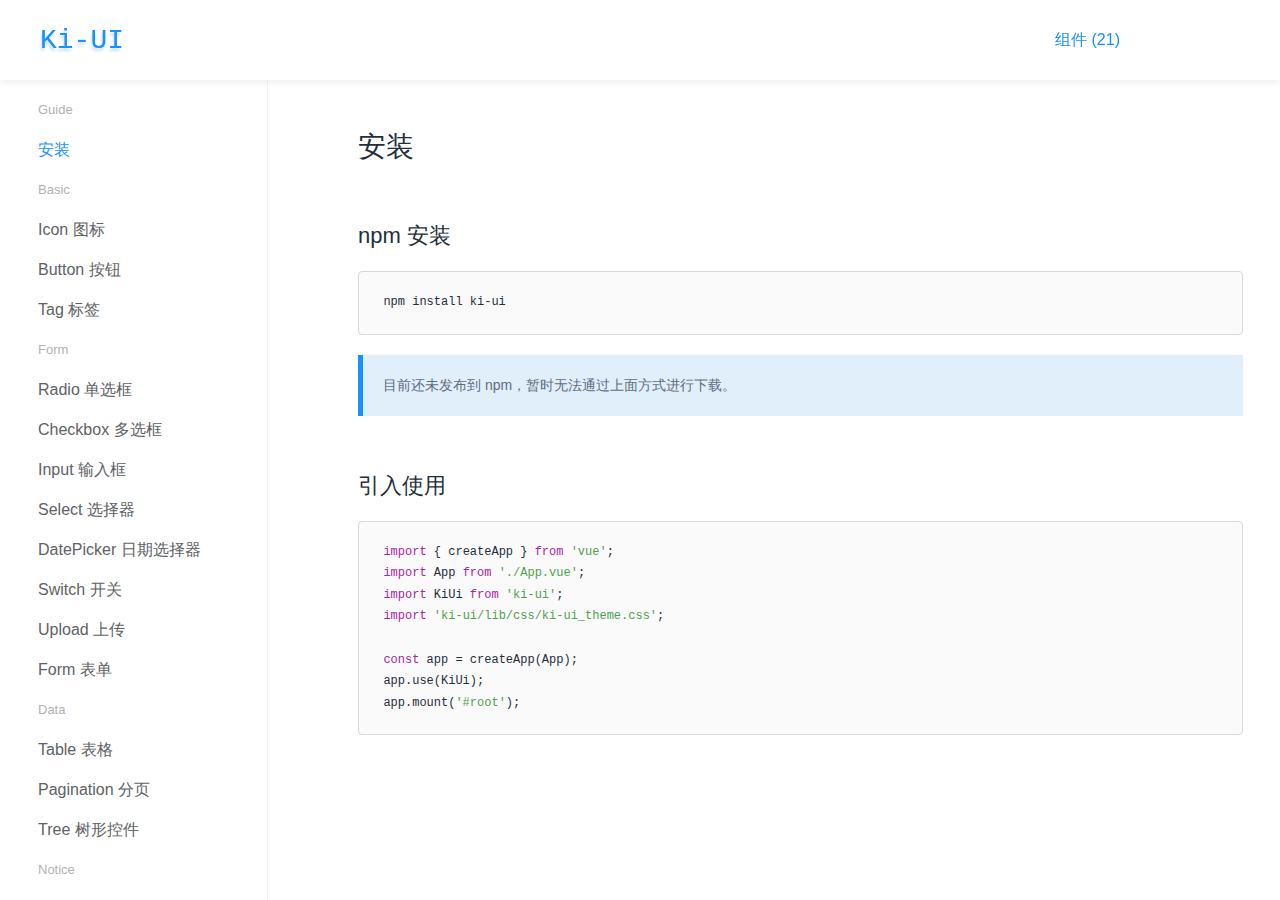
<file: index.html>
<!doctype html><html lang="en"><head><meta charset="UTF-8"><link rel="icon" type="image/svg+xml" href="/vite.svg" /><title>Ki-UI</title><script defer="defer" src="/js/791_99ebbe.js"></script><script defer="defer" src="/js/main_09d8d4.js"></script><link href="/css/791_theme.css" rel="stylesheet"><link href="/css/main_theme.css" rel="stylesheet"></head><body><div id="root"></div></body></html>
</file>
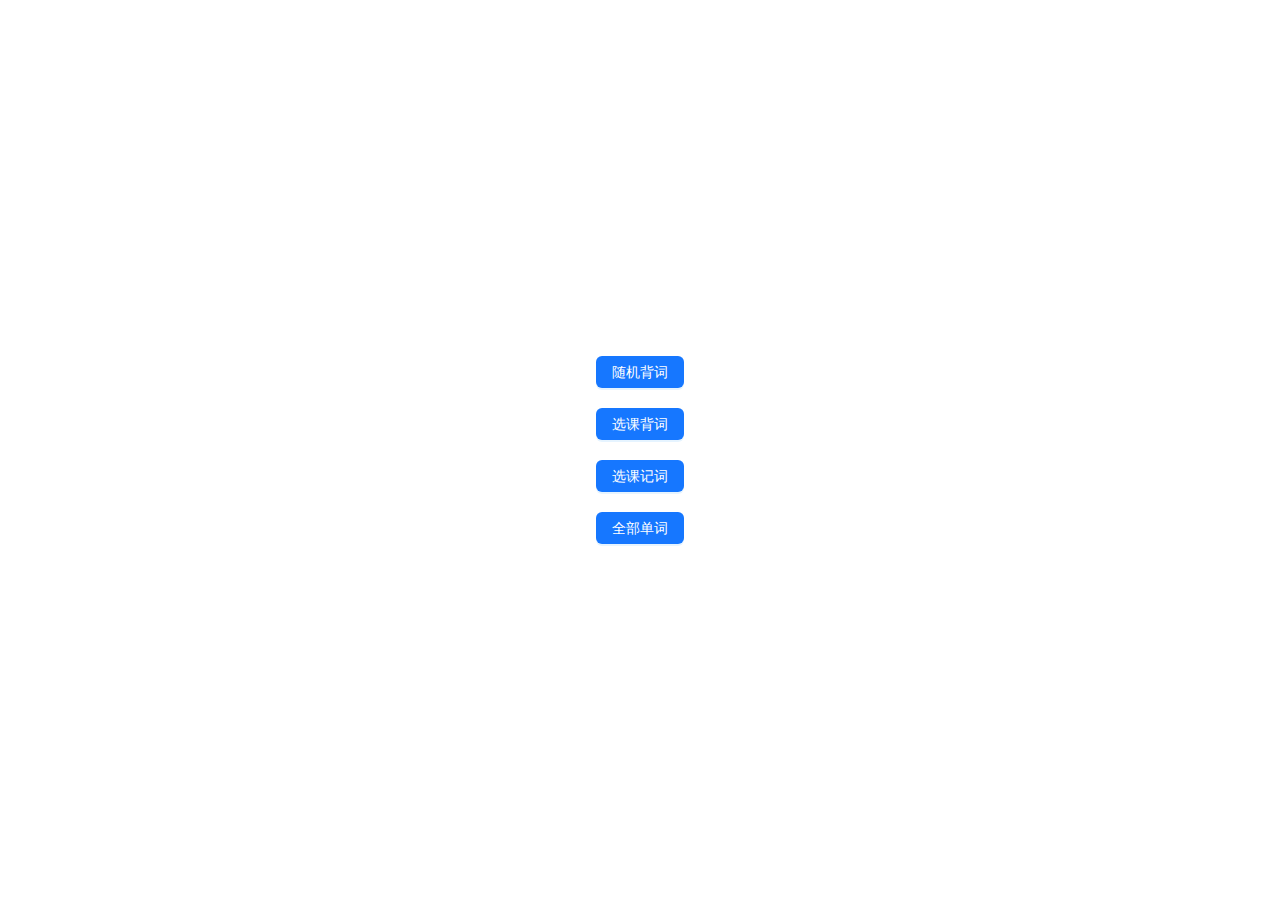
<file: words/index.html>
<!doctype html>
<html lang="en">
  <head>
    <meta charset="UTF-8" />
    <link rel="icon" type="image/svg+xml" href="./vite.svg" />
    <meta name="viewport" content="width=device-width, initial-scale=1.0" />
    <title>Words</title>
    <script type="module" crossorigin src="./assets/index-9350df86.js"></script>
    <link rel="stylesheet" href="./assets/index-4a8d43df.css">
  </head>
  <body>
    <div id="root"></div>
    
  </body>
</html>
</file>
<file: css/main_theme.css>
.header-container{align-items:center;background-color:#fff;box-shadow:0 3px 6px hsla(0,0%,85.1%,.4);box-sizing:border-box;display:flex;height:80px;justify-content:space-between;left:0;padding:0 40px;position:fixed;right:0;top:0;z-index:10}.left .title{color:#1890ff;cursor:pointer;font-family:Menlo,Monaco,Consolas,Courier,monospace;font-size:28px;position:relative;text-shadow:-1px 3px 3px #c6ddf5}.left .title .beat{background-color:#f56c6c;border-radius:25px;color:#fff;font-size:12px;padding:0 7px;position:absolute;text-shadow:none;top:-10px}.right{list-style:none;margin:0 10% 0 0;padding:0}.right li{color:#1890ff;cursor:pointer;font-size:16px}.right li:hover{text-decoration:underline}.right li.active{color:#1890ff}.scroll::-webkit-scrollbar{background:transparent;width:15px}.scroll::-webkit-scrollbar-thumb{background-color:transparent;border:5px solid transparent;border-radius:10px;box-shadow:inset 10px 0 0 #ccc}.scroll::-webkit-scrollbar-track{background-color:transparent}.scroll::-webkit-scrollbar-thumb:window-inactive{background:transparent}.menu{background-color:#fff;border-right:1px solid #f0f0f0;bottom:0;box-sizing:border-box;margin-top:80px;overflow:hidden;position:fixed;top:0;width:260px}.menu::-webkit-scrollbar{background:transparent;width:15px}.menu::-webkit-scrollbar-thumb{background-color:transparent;border:5px solid transparent;border-radius:10px;box-shadow:inset 10px 0 0 #ccc}.menu::-webkit-scrollbar-track{background-color:transparent}.menu::-webkit-scrollbar-thumb:window-inactive{background:transparent}.menu:hover{overflow:auto}.menu .list{list-style:none;padding:0}.menu .li-item,.menu .link a{color:#b2b2b4;display:block;font-size:16px;line-height:40px;padding-left:30px;text-decoration:none}.menu .li-item .title,.menu .link a .title{font-size:13px}.menu .link a{color:#606266;padding-left:0}.menu .link.active a,.menu .link a:hover{color:#1890ff}.scroll[data-v-e8997d76]::-webkit-scrollbar{background:transparent;width:15px}.scroll[data-v-e8997d76]::-webkit-scrollbar-thumb{background-color:transparent;border:5px solid transparent;border-radius:10px;box-shadow:inset 10px 0 0 #ccc}.scroll[data-v-e8997d76]::-webkit-scrollbar-track{background-color:transparent}.scroll[data-v-e8997d76]::-webkit-scrollbar-thumb:window-inactive{background:transparent}.main[data-v-e8997d76]{height:97vh;overflow:auto}.main[data-v-e8997d76]::-webkit-scrollbar{background:transparent;width:15px}.main[data-v-e8997d76]::-webkit-scrollbar-thumb{background-color:transparent;border:5px solid transparent;border-radius:10px;box-shadow:inset 10px 0 0 #ccc}.main[data-v-e8997d76]::-webkit-scrollbar-track{background-color:transparent}.main[data-v-e8997d76]::-webkit-scrollbar-thumb:window-inactive{background:transparent}.main .container[data-v-e8997d76]{display:flex;margin:0 auto}.main .content[data-v-e8997d76]{margin:120px 0 40px 350px;width:70%}.demo-block[data-v-5bcef5c6]{border:1px solid #d9d9d9;border-radius:3px;box-sizing:border-box;transition:box-shadow .3s}.demo-block[data-v-5bcef5c6]:hover{box-shadow:0 0 12px hsla(0,0%,85.1%,.5)}.demo-block .source-code[data-v-5bcef5c6]{box-sizing:border-box;padding:20px}.demo-block[data-v-5bcef5c6] .example-code{background-color:#fafafa;border-top:1px solid #d9d9d9;box-sizing:border-box;padding:15px 0}.demo-block[data-v-5bcef5c6] .example-code pre{border:none;border-radius:0;margin:0;padding:0}.demo-block .description[data-v-5bcef5c6]{background-color:#fff;border:1px solid #d9d9d9;margin:0 15px 15px;padding:0 15px}.demo-block .description[data-v-5bcef5c6] code{background-color:#e6effb;border-radius:3px;color:#5e6d82;padding:2px 5px}.demo-block .bottom-controller[data-v-5bcef5c6]{border-top:1px solid #d9d9d9;color:#1890ff;cursor:pointer;font-size:14px;height:50px;line-height:50px;text-align:center}.ki-btn,.ki-icon{color:var(--color)}.ki-btn{background-color:#fff;border:1px solid var(--border-color);border-radius:3px;cursor:pointer;font-size:14px;outline:none;transition:all .3s}.ki-btn:hover{border-color:var(--primary-color);color:var(--primary-color)}.ki-btn .fa{color:inherit;font-size:16px;margin-right:8px}.ki-btn.medium{padding:8px 20px}.ki-btn.small{padding:6px 15px}.ki-btn.large{padding:10px 25px}.ki-btn.circular.medium{height:45px;width:45px}.ki-btn.circular.small{height:40px;width:40px}.ki-btn.circular.large{height:50px;width:50px}.ki-btn[disabled]{cursor:not-allowed;opacity:.5}.ki-btn.round{border-radius:20px}.ki-btn.circular{border-radius:50%;padding:0!important}.ki-btn.circular .fa{margin-right:0}.ki-btn.primary{background-color:var(--primary-color);border-color:var(--primary-color);color:#fff}.ki-btn.primary:hover{background-color:var(--primary-shallow-color);border-color:var(--primary-shallow-color);color:#fff}.ki-btn.success{background-color:var(--success-color);border-color:var(--success-color);color:#fff}.ki-btn.success:hover{background-color:var(--success-shallow-color);border-color:var(--success-shallow-color);color:#fff}.ki-btn.error{background-color:var(--error-color);border-color:var(--error-color);color:#fff}.ki-btn.error:hover{background-color:var(--error-shallow-color);border-color:var(--error-shallow-color);color:#fff}.ki-btn.warning{background-color:var(--warning-color);border-color:var(--warning-color);color:#fff}.ki-btn.warning:hover{background-color:var(--warning-shallow-color);border-color:var(--warning-shallow-color);color:#fff}.ki-btn .ki-btn-text{font-size:14px}.ki-tag[data-v-2d2b3cb0]{border:1px solid transparent;border-radius:3px;display:inline-block;font-size:14px;padding:6px 10px}.ki-tag .ki-tag-close[data-v-2d2b3cb0]{display:inline-block;height:15px;line-height:14px;margin-left:5px;text-align:center;width:15px}.ki-tag.medium[data-v-2d2b3cb0]{padding:6px 10px}.ki-tag.mini[data-v-2d2b3cb0]{padding:1px 4px}.ki-tag.small[data-v-2d2b3cb0]{padding:3px 7px}.ki-tag.large[data-v-2d2b3cb0]{padding:9px 13px}.ki-tag.primary[data-v-2d2b3cb0]{background-color:#e7f3ff;border-color:#c0e1fd;color:var(--primary-color)}.ki-tag.primary .ki-tag-close[data-v-2d2b3cb0]:hover{background-color:var(--primary-color);border-radius:50%;color:#fff;cursor:pointer}.ki-tag.success[data-v-2d2b3cb0]{background-color:#e7f6df;border-color:#c5fab8;color:var(--success-color)}.ki-tag.success .ki-tag-close[data-v-2d2b3cb0]:hover{background-color:var(--success-color);border-radius:50%;color:#fff;cursor:pointer}.ki-tag.error[data-v-2d2b3cb0]{background-color:#fae6d6;border-color:#fcd6be;color:var(--error-color)}.ki-tag.error .ki-tag-close[data-v-2d2b3cb0]:hover{background-color:var(--error-color);border-radius:50%;color:#fff;cursor:pointer}.ki-tag.info[data-v-2d2b3cb0]{background-color:#efefef;border-color:#c7c7c7;color:var(--info-color)}.ki-tag.info .ki-tag-close[data-v-2d2b3cb0]:hover{background-color:var(--info-color);border-radius:50%;color:#fff;cursor:pointer}.ki-tag.warning[data-v-2d2b3cb0]{background-color:#fff7ef;border-color:#fae2c5;color:var(--warning-color)}.ki-tag.warning .ki-tag-close[data-v-2d2b3cb0]:hover{background-color:var(--warning-color);border-radius:50%;color:#fff;cursor:pointer}.ki-form-item[data-v-5e162e64]{align-items:center;display:flex;margin-bottom:22px}.ki-form-item .label[data-v-5e162e64]{color:var(--color);font-size:14px;margin-right:5px}.ki-form-item .label.required[data-v-5e162e64]:before{color:var(--error-color);content:"*";font-size:14px;margin-right:5px}.ki-form-item .ki-form-item-inner[data-v-5e162e64]{position:relative;width:100%}.ki-form-item .error-prompt[data-v-5e162e64]{bottom:-17px;color:var(--error-color);font-size:12px;padding:3px 0 0 5px;position:absolute}.ki-input-inner[data-v-5e3e443a]{display:inline-block;font-size:14px;position:relative;width:100%}.ki-input-inner .input[data-v-5e3e443a]{appearance:none;-moz-appearance:none;-webkit-appearance:none;border:1px solid var(--border-color);border-radius:4px;box-sizing:border-box;color:var(--color);font-size:inherit;height:100%;outline:none;padding:0 25px 0 10px;transition:color .4s,border-color .4s;width:100%}.ki-input-inner .input[data-v-5e3e443a]::-moz-placeholder{color:var(--placeholder-color)}.ki-input-inner .input[data-v-5e3e443a]:-ms-input-placeholder{color:var(--placeholder-color)}.ki-input-inner .input[data-v-5e3e443a]::placeholder{color:var(--placeholder-color)}.ki-input-inner .input[data-v-5e3e443a]:focus{border-color:var(--primary-shallow-color)!important}.ki-input-inner .input[data-v-5e3e443a]:hover{border-color:#c0c4cc}.ki-input-inner .input.error[data-v-5e3e443a]{border-color:var(--error-color)!important}.ki-input-inner input[data-v-5e3e443a],.ki-input-inner textarea[data-v-5e3e443a]{appearance:none;-moz-appearance:none;-webkit-appearance:none;border:1px solid var(--border-color);border-radius:4px;box-sizing:border-box;color:var(--color);font-size:inherit;height:100%;outline:none;padding:0 25px 0 10px;transition:color .4s,border-color .4s;width:100%}.ki-input-inner input[data-v-5e3e443a]::-moz-placeholder,.ki-input-inner textarea[data-v-5e3e443a]::-moz-placeholder{color:var(--placeholder-color)}.ki-input-inner input[data-v-5e3e443a]:-ms-input-placeholder,.ki-input-inner textarea[data-v-5e3e443a]:-ms-input-placeholder{color:var(--placeholder-color)}.ki-input-inner input[data-v-5e3e443a]::placeholder,.ki-input-inner textarea[data-v-5e3e443a]::placeholder{color:var(--placeholder-color)}.ki-input-inner input[data-v-5e3e443a]:focus,.ki-input-inner textarea[data-v-5e3e443a]:focus{border-color:var(--primary-shallow-color)!important}.ki-input-inner input[data-v-5e3e443a]:hover,.ki-input-inner textarea[data-v-5e3e443a]:hover{border-color:#c0c4cc}.ki-input-inner input.error[data-v-5e3e443a],.ki-input-inner textarea.error[data-v-5e3e443a]{border-color:var(--error-color)!important}.ki-input-inner input.disabled[data-v-5e3e443a],.ki-input-inner textarea.disabled[data-v-5e3e443a]{background-color:var(--disabled-background-color);cursor:not-allowed}.ki-input-inner input.disabled[data-v-5e3e443a]:hover,.ki-input-inner textarea.disabled[data-v-5e3e443a]:hover{border-color:var(--border-color)}.ki-input-inner .length[data-v-5e3e443a]{color:var(--color-minor);font-size:12px;margin-right:5px}.ki-input-inner.mini[data-v-5e3e443a]{height:28px}.ki-input-inner.mini .append[data-v-5e3e443a],.ki-input-inner.mini .prepend[data-v-5e3e443a]{padding:5px 10px}.ki-input-inner.small[data-v-5e3e443a]{height:36px}.ki-input-inner.small .append[data-v-5e3e443a],.ki-input-inner.small .prepend[data-v-5e3e443a]{padding:10px}.ki-input-inner.medium[data-v-5e3e443a]{height:40px}.ki-input-inner.large[data-v-5e3e443a]{height:44px}.ki-input-inner.large .append[data-v-5e3e443a],.ki-input-inner.large .prepend[data-v-5e3e443a]{padding:14px 10px}.ki-input[data-v-5e3e443a]{display:flex;height:100%}.ki-input .ki-input-content[data-v-5e3e443a]{height:100%;position:relative;width:100%}.ki-input:hover .right-icons .close[data-v-5e3e443a]{display:block}.ki-input input.paddingLeft[data-v-5e3e443a]{padding-left:30px}.ki-input input.input-prepend[data-v-5e3e443a]{border-bottom-right-radius:0;border-top-right-radius:0}.ki-input .icon-position[data-v-5e3e443a],.ki-input .left-icon[data-v-5e3e443a]{align-items:center;color:var(--border-color);display:flex;font-size:15px;height:100%;position:absolute;top:0;z-index:10}.ki-input .left-icon[data-v-5e3e443a]{left:10px}.ki-input .left-icon[data-v-5e3e443a] .fa{color:var(--border-color)}.ki-input .right-icons[data-v-5e3e443a]{align-items:center;color:var(--border-color);display:flex;font-size:15px;height:100%;position:absolute;right:5px;top:0;z-index:10}.ki-input .right-icons .fa[data-v-5e3e443a]{color:var(--border-color);cursor:pointer;display:inline-block;padding:5px 5px 5px 0}.ki-input .right-icons .close[data-v-5e3e443a]{display:none}.ki-input .append[data-v-5e3e443a],.ki-input .prepend[data-v-5e3e443a]{background-color:#f5f7fa;border:1px solid var(--border-color);box-sizing:border-box;color:var(--color);flex:1;font-size:14px;height:100%;padding:12px 10px;white-space:nowrap}.ki-input .append[data-v-5e3e443a]{border-bottom-left-radius:4px;border-right:none;border-top-left-radius:4px}.ki-input .append+.ki-input-content input[data-v-5e3e443a]{border-bottom-left-radius:0;border-top-left-radius:0}.ki-input .prepend[data-v-5e3e443a]{border-bottom-right-radius:4px;border-left:none;border-top-right-radius:4px}.ki-textarea textarea[data-v-5e3e443a]{padding:5px 10px}.ki-upload.disabled [data-v-1518e51a]{cursor:not-allowed!important}.ki-upload .ki-input-file[data-v-1518e51a]{display:none}.ki-upload .ki-upload-tip[data-v-1518e51a]{color:var(--color);font-size:12px;margin-top:7px}.ki-upload[data-v-1518e51a] .ki-upload-list{list-style:none;margin:7px 0 0;padding:0}.ki-upload[data-v-1518e51a] .ki-upload-list .ki-upload-list-item{border-radius:3px;color:var(--color);font-size:14px;margin-top:10px;overflow:hidden;padding:2px 5px 4px;position:relative}.ki-upload[data-v-1518e51a] .ki-upload-list .ki-upload-list-item .progress{bottom:0;left:0;position:absolute;right:0;top:0}.ki-upload[data-v-1518e51a] .ki-upload-list .ki-upload-list-item .progress span{font-size:12px;position:absolute;right:3px;top:5px}.ki-upload[data-v-1518e51a] .ki-upload-list .ki-upload-list-item .progress-bar{background-color:var(--success-shallow-color);border-radius:3px;bottom:0;content:"";height:2px;left:0;position:absolute;transition:width .3s}.ki-upload[data-v-1518e51a] .ki-upload-list .ki-upload-list-item .text-icons{color:var(--success-color);float:right;margin-top:1.5px}.ki-upload[data-v-1518e51a] .ki-upload-list .ki-upload-list-item .text-icons .check-icon{color:var(--success-color)}.ki-upload[data-v-1518e51a] .ki-upload-list .ki-upload-list-item .check-icon{display:block}.ki-upload[data-v-1518e51a] .ki-upload-list .ki-upload-list-item .close-icon{cursor:pointer;display:none}.ki-upload[data-v-1518e51a] .ki-upload-list .ki-upload-list-item:hover{background-color:#eeeded;color:var(--primary-color)}.ki-upload[data-v-1518e51a] .ki-upload-list .ki-upload-list-item:hover .check-icon{display:none}.ki-upload[data-v-1518e51a] .ki-upload-list .ki-upload-list-item:hover .close-icon{display:block}.ki-upload[data-v-1518e51a] .ki-upload-list .ki-upload-list-item.picture{align-items:center;border:1px solid var(--border-color);border-radius:6px;box-sizing:border-box;display:flex;padding:10px}.ki-upload[data-v-1518e51a] .ki-upload-list .ki-upload-list-item.picture .content{flex:1;height:100%;position:relative;width:0}.ki-upload[data-v-1518e51a] .ki-upload-list .ki-upload-list-item.picture img{height:70px;margin-right:10px;-o-object-fit:cover;object-fit:cover;width:70px}.ki-upload[data-v-1518e51a] .ki-upload-list .ki-upload-list-item.picture:hover{background-color:transparent;background-color:initial}.ki-upload[data-v-1518e51a] .ki-upload-list .ki-upload-list-item.picture .progress-picture{position:absolute;width:100%}.ki-upload[data-v-1518e51a] .ki-upload-list .ki-upload-list-item.picture .progress-picture span{bottom:-25px;font-size:12px;position:absolute;right:0}.ki-upload[data-v-1518e51a] .ki-upload-list .ki-upload-list-item.picture .progress-bar{bottom:-10px}.ki-upload[data-v-1518e51a] .ki-upload-list .ki-upload-list-item.picture .progress-bar span{right:0;top:3px}.ki-upload[data-v-1518e51a] .ki-upload-list .ki-upload-list-item.picture .picture-icons{background-color:var(--success-color);height:26px;position:absolute;right:-17px;top:-5px;transform:rotate(45deg);width:46px}.ki-upload[data-v-1518e51a] .ki-upload-list .ki-upload-list-item.picture .picture-icons .icon{bottom:2px;color:#fff;font-size:12px;left:16px;position:absolute;transform:rotate(-45deg)}.ki-upload .ki-drag-upload[data-v-1518e51a]{border:1px dashed var(--border-color);border-radius:5px;box-sizing:border-box;height:180px;position:relative;text-align:center}.ki-upload .ki-drag-upload[data-v-1518e51a]:hover{border-color:var(--primary-shallow-color)}.ki-upload .ki-drag-upload.disabled[data-v-1518e51a]:hover{border-color:var(--border-color)}.ki-upload .ki-drag-upload.dragover[data-v-1518e51a]{background-color:rgba(46,169,255,.1);border-color:var(--primary-shallow-color);border-width:2px}.ki-upload .ki-drag-upload .position[data-v-1518e51a]{left:50%;position:absolute;transform:translateX(-50%)}.ki-upload .ki-drag-upload[data-v-1518e51a] .upload-icon{color:#ccc;font-size:60px;left:50%;position:absolute;top:30px;transform:translateX(-50%)}.ki-upload .ki-drag-upload[data-v-1518e51a] .upload-text{color:var(--color);font-size:14px;left:50%;position:absolute;top:60%;transform:translateX(-50%);width:100%}.ki-upload .ki-drag-upload[data-v-1518e51a] .upload-text span{color:var(--primary-shallow-color);cursor:pointer}.ki-message{left:50%;position:fixed;top:20px;transform:translateX(-50%);z-index:99}.ki-message .ki-message-item{border:1px solid transparent;border-radius:3px;font-size:14px;line-height:32px;margin-bottom:8px;min-height:32px;min-width:320px;padding:6px 10px}.ki-message .fa{color:inherit;margin-right:8px}.ki-alert{border-radius:3px;padding:10px 15px;position:relative}.ki-alert .fa{color:inherit;margin-right:8px}.ki-alert.info{background-color:var(--info-color);color:#fff;font-size:14px}.ki-alert.success{background-color:var(--success-color);color:#fff;font-size:14px}.ki-alert.error{background-color:var(--error-color);color:#fff;font-size:14px}.ki-alert.warning{background-color:var(--warning-color);color:#fff;font-size:14px}.ki-alert .close{cursor:pointer;padding:5px;position:absolute;right:10px;top:50%;transform:translateY(-50%)}.ki-modal{bottom:0;left:0;position:fixed;right:0;top:0;transition:all 1s}.ki-modal.mask{background-color:rgba(0,0,0,.3)}.ki-modal .ki-modal-main{background-color:#fff;border-radius:3px;left:50%;position:absolute;transform:translateX(-50%)}.ki-modal .ki-modal-main .ki-m-header{align-items:center;display:flex;justify-content:space-between;padding:20px 20px 0}.ki-modal .ki-modal-main .ki-m-header .ki-h-title{color:var(--color);font-size:18px}.ki-modal .ki-modal-main .ki-m-header .ki-h-close{color:var(--primary-color);cursor:pointer;font-size:22px;padding-left:5px}.ki-modal .ki-modal-main .ki-modal-content{color:var(--color);padding:30px 20px}.ki-modal .ki-modal-main .ki-modal-footer{color:var(--color);display:flex;justify-content:flex-end;padding:0 20px 20px}.ki-message-box .ki-message-box-inner{height:100%;left:0;position:fixed;top:0;width:100%;z-index:1010}.ki-message-box .mask{background-color:#000;height:100%;opacity:.5}.ki-message-box .ki-message-box-wrapper{background-color:#fff;border:1px solid var(--border-color);border-radius:4px;box-shadow:0 3px 5px rgba(0,0,0,.2);box-sizing:border-box;display:flex;flex-direction:column;left:50%;padding:12px 15px;position:fixed;top:50%;transform:translate(-50%,-50%);width:420px;z-index:1011}.ki-message-box .ki-message-box-wrapper.center{align-items:center}.ki-message-box .ki-message-box-header{color:var(--color);font-size:18px}.ki-message-box .ki-message-box-header .close{color:var(--color-minor);cursor:pointer;font-size:23px;position:absolute;right:15px;top:8px}.ki-message-box .ki-message-box-header .close:hover{color:var(--primary-shallow-color)}.ki-message-box .ki-message-box-content{align-items:center;color:var(--color-minor);display:flex;flex-wrap:wrap;font-size:14px;margin:20px 0}.ki-message-box .ki-message-box-content .ki-message-box-icon{font-size:20px;margin-right:10px}.ki-message-box .ki-message-box-content .ki-message-box-icon.success{color:var(--success-shallow-color)}.ki-message-box .ki-message-box-content .ki-message-box-icon.warning{color:var(--warning-shallow-color)}.ki-message-box .ki-message-box-content .ki-message-box-icon.error{color:var(--error-shallow-color)}.ki-message-box .ki-message-box-content .ki-message-box-icon.info{color:var(--info-shallow-color)}.ki-message-box .ki-message-box-content .ki-message-box-icon .ki-icon{color:inherit}.ki-message-box .ki-message-box-operation{display:flex;justify-content:flex-end}.ki-message-box .ki-message-box-prompt{margin-top:10px;width:100%}.ki-message-box .ki-message-box-prompt p{color:var(--error-color);font-size:12px}.ki-message-box .ki-message-box-prompt .borderColor input,.ki-message-box .ki-message-box-prompt .borderColor input:focus,.ki-message-box .ki-message-box-prompt .borderColor textarea,.ki-message-box .ki-message-box-prompt .borderColor textarea:focus{border-color:var(--error-color)!important}.ki-message-box .ki-message-box-spinner{-webkit-animation:rotate 1s linear infinite;animation:rotate 1s linear infinite}@-webkit-keyframes rotate{0%{transform:rotate(0deg)}to{transform:rotate(1turn)}}@keyframes rotate{0%{transform:rotate(0deg)}to{transform:rotate(1turn)}}.fall-enter-active{-webkit-animation:fall-in .3s;animation:fall-in .3s}.fall-leave-active{animation:fall-in .3s reverse}@-webkit-keyframes fall-in{0%{opacity:0;transform:translate(-50%,-100%)}to{opacity:1;transform:translate(-50%,-50%)}}@keyframes fall-in{0%{opacity:0;transform:translate(-50%,-100%)}to{opacity:1;transform:translate(-50%,-50%)}}.ki-calendar-header{border-bottom:1px solid var(--border-color);color:var(--color);display:flex;justify-content:space-between;padding-bottom:10px}.ki-calendar-header .date{margin-left:10px}.ki-calendar-header .options span{color:var(--color);cursor:pointer;font-size:14px;margin-right:10px}.ki-calendar-header .options span:hover{color:var(--primary-color)}.ki-calendar-table{width:100%}.ki-calendar-table th{color:var(--color);font-weight:400;padding:10px 0}.ki-calendar-table tbody tr:first-child td,.ki-calendar-table tbody tr:nth-child(2) td,.ki-calendar-table tbody tr:nth-child(3) td,.ki-calendar-table tbody tr:nth-child(4) td,.ki-calendar-table tbody tr:nth-child(5) td{border-bottom:none;border-right:none}.ki-calendar-table tbody tr:first-child td:last-child,.ki-calendar-table tbody tr:nth-child(2) td:last-child,.ki-calendar-table tbody tr:nth-child(3) td:last-child,.ki-calendar-table tbody tr:nth-child(4) td:last-child,.ki-calendar-table tbody tr:nth-child(5) td:last-child{border-right:1px solid var(--border-color)}.ki-calendar-table tbody tr:nth-child(6) td{border-right:none}.ki-calendar-table tbody tr:nth-child(6) td:last-child{border-right:1px solid var(--border-color)}.ki-calendar-table td{border:1px solid var(--border-color)}.ki-calendar-table td .ki-calendar-day{box-sizing:border-box;font-size:14px;padding:10px}.ki-calendar-table td:hover{background-color:rgba(228,238,248,.6);cursor:pointer}.ki-calendar-table td.next,.ki-calendar-table td.prev{color:var(--border-color)}.ki-calendar-table td.active{background-color:rgba(228,238,248,.6);color:var(--primary-color)}.ki-checkbox-wrap[data-v-798cd859]{display:inline-block;margin-right:20px}.ki-checkbox[data-v-798cd859]{align-items:center;cursor:pointer;display:flex}.ki-checkbox .ki-checkbox-inner[data-v-798cd859]{margin-right:8px}.ki-checkbox .ki-checkbox-inner .ki-checkbox-input[data-v-798cd859]{background-color:#fff;border:1px solid var(--border-color);border-radius:2px;box-sizing:border-box;display:block;height:14px;position:relative;width:14px}.ki-checkbox .ki-checkbox-inner .ki-checkbox-input .common[data-v-798cd859],.ki-checkbox .ki-checkbox-inner .ki-checkbox-input[data-v-798cd859]:after{content:"";left:50%;position:absolute;transition:transform .15s ease-in .05s}.ki-checkbox .ki-checkbox-inner .ki-checkbox-input[data-v-798cd859]:after{border:1px solid #fff;border-left:0;border-top:0;height:7px;top:20%;transform:rotate(0deg) translate(-50%) scaleY(0);width:3px}.ki-checkbox .ki-checkbox-inner .ki-checkbox-input[data-v-798cd859]:before{background-color:#fff;content:"";height:1px;left:50%;position:absolute;top:50%;transform:translate(-50%,-50%) scaleY(0);transition:transform .15s ease-in .05s;width:7px}.ki-checkbox .ki-checkbox-inner .ki-checkbox-input.active[data-v-798cd859]{background-color:var(--primary-shallow-color)}.ki-checkbox .ki-checkbox-inner .ki-checkbox-input.active[data-v-798cd859]:after{transform:rotate(45deg) translate(-50%) scaleY(1)}.ki-checkbox .ki-checkbox-inner .ki-checkbox-input.active[data-v-798cd859]:before{transform:translate(-50%,-50%) scaleY(0)!important}.ki-checkbox .ki-checkbox-inner .ki-checkbox-input[data-v-798cd859]:hover{border-color:var(--primary-shallow-color)}.ki-checkbox .ki-checkbox-inner .ki-checkbox-input.indeterminate[data-v-798cd859]{background-color:var(--primary-shallow-color)}.ki-checkbox .ki-checkbox-inner .ki-checkbox-input.indeterminate[data-v-798cd859]:before{transform:translate(-50%,-50%) scaleY(1)}.ki-checkbox .ki-checkbox-inner input[data-v-798cd859]{display:none}.ki-checkbox .ki-checkbox-text[data-v-798cd859]{color:var(--color);font-size:14px;-webkit-user-select:none;-moz-user-select:none;-ms-user-select:none;user-select:none}.ki-checkbox.disabled[data-v-798cd859]{cursor:not-allowed}.ki-checkbox.disabled .ki-checkbox-input[data-v-798cd859],.ki-checkbox.disabled .ki-checkbox-input[data-v-798cd859]:hover{border-color:var(--border-color)!important}.ki-checkbox.disabled .ki-checkbox-input[data-v-798cd859]:after{border-color:#b1b2b3!important}.ki-checkbox.disabled .ki-checkbox-input.active[data-v-798cd859],.ki-checkbox.disabled .ki-checkbox-input[data-v-798cd859]{background-color:#eceff1!important}.ki-tree-nodes[data-v-d41adbd0]{list-style:none;margin:0;padding:0}.ki-tree-node[data-v-d41adbd0]{color:var(--color);font-size:14px}.ki-tree-node .ki-node-container[data-v-d41adbd0]{align-items:center;box-sizing:border-box;cursor:pointer;display:flex;position:relative}.ki-tree-node .ki-node-container .ki-node-expansion[data-v-d41adbd0]{height:26px;line-height:26px;margin-right:-6px;width:17px}.ki-tree-node .ki-node-container .ki-node-expansion .ki-node-expansion-icon[data-v-d41adbd0]{box-sizing:border-box;height:100%;padding:0 6px}.ki-tree-node .ki-node-container .ki-node-expansion .fa[data-v-d41adbd0]{color:#c0c4cc;transition:transform .2s}.ki-tree-node .ki-node-container .ki-node-expansion .fa.active[data-v-d41adbd0]{transform:rotate(90deg)}.ki-tree-node .ki-node-container .ki-node-checked[data-v-d41adbd0]{margin-left:8px}.ki-tree-node .ki-node-container .ki-node-checked[data-v-d41adbd0] .ki-checkbox-inner,.ki-tree-node .ki-node-container .ki-node-checked[data-v-d41adbd0] .ki-checkbox-wrap{margin-right:0}.ki-tree-node .ki-node-container .ki-node-content[data-v-d41adbd0]{height:26px;line-height:26px;margin-left:8px;-webkit-user-select:none;-moz-user-select:none;-ms-user-select:none;user-select:none}.ki-tree-node .ki-node-container .ki-tree-slots[data-v-d41adbd0]{position:absolute;right:6px}.ki-tree-node .ki-node-container[data-v-d41adbd0]:hover{background-color:#f5f7fa}.ki-tree-node .ki-tree-child[data-v-d41adbd0]{padding-left:20px}.ki-tree-node .ki-tree-child.ki-tree-child-checkbox[data-v-d41adbd0]{padding-left:22px}.ki-tree-nodes[data-v-1b5c5aa6]{list-style:none;margin:0;padding:0}.ki-tree-node[data-v-1b5c5aa6]{color:var(--color);font-size:14px}.ki-tree-node .ki-node-container[data-v-1b5c5aa6]{align-items:center;box-sizing:border-box;cursor:pointer;display:flex;position:relative}.ki-tree-node .ki-node-container .ki-node-expansion[data-v-1b5c5aa6]{height:26px;line-height:26px;margin-right:-6px;width:17px}.ki-tree-node .ki-node-container .ki-node-expansion .ki-node-expansion-icon[data-v-1b5c5aa6]{box-sizing:border-box;height:100%;padding:0 6px}.ki-tree-node .ki-node-container .ki-node-expansion .fa[data-v-1b5c5aa6]{color:#c0c4cc;transition:transform .2s}.ki-tree-node .ki-node-container .ki-node-expansion .fa.active[data-v-1b5c5aa6]{transform:rotate(90deg)}.ki-tree-node .ki-node-container .ki-node-checked[data-v-1b5c5aa6]{margin-left:8px}.ki-tree-node .ki-node-container .ki-node-checked[data-v-1b5c5aa6] .ki-checkbox-inner,.ki-tree-node .ki-node-container .ki-node-checked[data-v-1b5c5aa6] .ki-checkbox-wrap{margin-right:0}.ki-tree-node .ki-node-container .ki-node-content[data-v-1b5c5aa6]{height:26px;line-height:26px;margin-left:8px;-webkit-user-select:none;-moz-user-select:none;-ms-user-select:none;user-select:none}.ki-tree-node .ki-node-container .ki-tree-slots[data-v-1b5c5aa6]{position:absolute;right:6px}.ki-tree-node .ki-node-container[data-v-1b5c5aa6]:hover{background-color:#f5f7fa}.ki-tree-node .ki-tree-child[data-v-1b5c5aa6]{padding-left:20px}.ki-tree-node .ki-tree-child.ki-tree-child-checkbox[data-v-1b5c5aa6]{padding-left:22px}.ki-select[data-v-449e8a10]{position:relative}.ki-select .content[data-v-449e8a10]{height:100%;position:relative}.ki-select .content .icon[data-v-449e8a10]{color:var(--border-color);position:absolute;right:10px;top:50%;transform:translateY(-50%);transition:transform .3s;z-index:2021}.ki-select .content .icon.close[data-v-449e8a10]{cursor:pointer}.ki-select .content.focus .icon[data-v-449e8a10]{transform:translateY(-50%) rotate(-180deg)}.ki-select .content .icon.close[data-v-449e8a10]{transform:translateY(-50%)}.ki-select .ki-options[data-v-449e8a10]{background-color:#fff;border:1px solid var(--border-color);border-radius:3px;box-shadow:0 2px 12px 0 rgba(0,0,0,.1);box-sizing:border-box;margin-top:15px;min-width:100%;padding:6px 0;position:absolute;z-index:2022}.ki-select .ki-options[data-v-449e8a10]:before{border:8px solid transparent;border-bottom:8px solid var(--border-color);content:"";left:20px;position:absolute;top:-16px}.ki-select .ki-options[data-v-449e8a10]:after{border:7px solid transparent;border-bottom-color:#fff;content:"";left:20.8px;position:absolute;top:-14px}.ki-select .ki-options-content[data-v-449e8a10]{max-height:300px;overflow-y:hidden}.ki-select .ki-options-content.max-height[data-v-449e8a10]:hover{overflow-y:auto!important}.ki-select .ki-options-content.max-height[data-v-449e8a10]:hover::-webkit-scrollbar{background:transparent;width:10px}.ki-select .ki-options-content.max-height[data-v-449e8a10]:hover::-webkit-scrollbar-thumb{background-color:transparent;border:3px solid transparent;border-radius:10px;box-shadow:8px 0 0 var(--border-color) inset}.ki-select .ki-options-content.max-height[data-v-449e8a10]:hover::-webkit-scrollbar-track{background-color:transparent}.ki-select .ki-options-content.max-height[data-v-449e8a10]:hover::-webkit-scrollbar-thumb:window-inactive{background:transparent}.ki-select .ki-options-content.max-height:hover .ki-option-group[data-v-449e8a10]:after,.ki-select .ki-options-content.max-height[data-v-449e8a10]:hover .ki-option .arrow{margin-right:0!important}.ki-select .ki-option-group[data-v-449e8a10]:last-child{padding:0}.ki-select .ki-option-group[data-v-449e8a10]:last-child:after{border:none;padding:0}.ki-select-container[data-v-449e8a10]{appearance:none;-moz-appearance:none;-webkit-appearance:none;border:1px solid var(--border-color);border-radius:4px;box-sizing:border-box;height:100%;outline:none;position:relative}.ki-select-container.focus[data-v-449e8a10]{border-color:var(--primary-shallow-color)!important}.ki-select-container[data-v-449e8a10]:hover{border-color:#c0c4cc}.ki-select-container .ki-select-input[data-v-449e8a10]{background-color:transparent;background-color:initial;border:none;border-radius:4px;box-sizing:border-box;font-size:14px;height:100%;outline:none;padding-left:10px;width:100%}.ki-select-container .ki-select-input[data-v-449e8a10]::-moz-placeholder{color:var(--placeholder-color)}.ki-select-container .ki-select-input[data-v-449e8a10]:-ms-input-placeholder{color:var(--placeholder-color)}.ki-select-container .ki-select-input[data-v-449e8a10]::placeholder{color:var(--placeholder-color)}.ki-select-container.error[data-v-449e8a10]{border-color:var(--error-color)}.ki-select-container.error.focus[data-v-449e8a10]{border-color:var(--error-color)!important}.ki-select-container.disabled .ki-select-input[data-v-449e8a10]{background-color:var(--disabled-background-color);cursor:not-allowed}.ki-select-tag[data-v-449e8a10]{align-items:center;box-sizing:border-box;display:flex;flex-wrap:wrap;font-size:14px;min-height:40px;padding:0 20px 0 10px;position:absolute;z-index:2021}.ki-select-tag input[data-v-449e8a10]{background-color:transparent;border:none;outline:none;width:50px}.ki-select-tag span[data-v-449e8a10]{line-height:2}.ki-select-tag .ki-tag[data-v-449e8a10]{margin:3px 3px 0 0}.ki-select-tag .ki-tag[data-v-449e8a10]:last-of-type{margin-right:0}.ki-option[data-v-419c59f8]{align-items:center;color:var(--color);cursor:pointer;display:flex;font-size:14px;height:30px;justify-content:space-between;line-height:30px;padding-left:10px;white-space:nowrap}.ki-option[data-v-419c59f8]:hover{background-color:#f5f7fa}.ki-option.active[data-v-419c59f8]{background-color:var(--primary-shallow-color);color:#fff}.ki-option .arrow[data-v-419c59f8]{color:var(--primary-color);margin-right:10px;opacity:0}.ki-option.disabled[data-v-419c59f8]{color:#c0c4cc;cursor:not-allowed}.ki-option.disabled[data-v-419c59f8]:hover,.ki-option.multiple.active[data-v-419c59f8]{background-color:transparent;background-color:initial}.ki-option.multiple.active[data-v-419c59f8]{color:var(--primary-color);font-weight:700}.ki-option.multiple.active .arrow[data-v-419c59f8]{opacity:1}.ki-option-group[data-v-e73c1fc0]{padding-bottom:7px}.ki-option-group[data-v-e73c1fc0]:after{border-bottom:1px solid #e8e5e5;content:"";display:block;margin:0 10px;padding-bottom:5px}.ki-option-group .label[data-v-e73c1fc0]{color:var(--color-minor);font-size:12px;margin:10px 0;padding-left:10px}.ki-option-group[data-v-e73c1fc0]:last-child{padding-bottom:0}.ki-option-group[data-v-e73c1fc0]:last-child:after{display:none}.ki-pagination[data-v-4ff0d81c]{align-items:center;display:flex}.ki-pagination.mini .elevator[data-v-4ff0d81c],.ki-pagination.mini .ki-pagination-item[data-v-4ff0d81c],.ki-pagination.mini .total[data-v-4ff0d81c]{font-size:12px}.ki-pagination.mini .ki-pagination-item[data-v-4ff0d81c]{height:24px;line-height:24px;width:24px}.ki-pagination.mini .elevator input[type=number][data-v-4ff0d81c]{font-size:12px;height:20px;width:24px}.ki-pagination .total[data-v-4ff0d81c]{color:var(--color-minor);font-size:14px;margin-right:6px}.ki-pagination .ki-select[data-v-4ff0d81c]{height:30px;margin-right:6px;min-height:30px;width:90px}.ki-pagination .elevator[data-v-4ff0d81c]{align-items:center;color:var(--color-minor);display:flex;font-size:14px;margin-left:6px}.ki-pagination .elevator input[data-v-4ff0d81c]::-webkit-inner-spin-button,.ki-pagination .elevator input[data-v-4ff0d81c]::-webkit-outer-spin-button{-webkit-appearance:none}.ki-pagination .elevator input[type=number][data-v-4ff0d81c]{-moz-appearance:textfield;border:1px solid #dcdfe6;border-radius:4px;color:var(--color);height:28px;margin:0 6px;outline:none;text-align:center;width:46px}.ki-pagination .elevator input[type=number][data-v-4ff0d81c]:focus{border:1px solid var(--primary-shallow-color)}.ki-pagination .ki-pagination-container[data-v-4ff0d81c]{display:flex;list-style:none;margin:0;padding:0}.ki-pagination .ki-pagination-container.background .ki-pagination-item[data-v-4ff0d81c]{background-color:#f4f4f5}.ki-pagination .ki-pagination-container.background .ki-pagination-item.active[data-v-4ff0d81c]{background-color:var(--primary-shallow-color);color:#fff}.ki-pagination .ki-pagination-item[data-v-4ff0d81c]{border-radius:3px;color:var(--color);cursor:pointer;height:30px;line-height:30px;margin-right:6px;text-align:center;-webkit-user-select:none;-moz-user-select:none;-ms-user-select:none;user-select:none;width:30px}.ki-pagination .ki-pagination-item[data-v-4ff0d81c]:hover{color:var(--primary-shallow-color)}.ki-pagination .ki-pagination-item[data-v-4ff0d81c]:last-child{margin-right:0}.ki-pagination .ki-pagination-item.active[data-v-4ff0d81c]{color:var(--primary-shallow-color)}.ki-switch{align-items:center;display:flex}.ki-switch.disabled .ki-switch-core{cursor:not-allowed;opacity:.5}.ki-switch.active .ki-switch-core{background-color:var(--primary-color)}.ki-switch.active .ki-switch-control-point{left:100%;transform:translate(-100%,-50%)}.ki-switch.active .ki-switch-text:first-child{color:#000;color:initial}.ki-switch.active .ki-switch-text:last-child{color:var(--primary-color)}.ki-switch .ki-switch-core{background-color:var(--border-color);border-radius:30px;cursor:pointer;height:20px;position:relative;transition:background-color .2s}.ki-switch .ki-switch-control-point{height:16px;left:0;padding:0 2px;position:absolute;top:50%;transform:translateY(-50%);transition:all .3s;width:16px}.ki-switch .ki-switch-control-point:after{background-color:#fff;border-radius:50%;content:"";display:block;height:100%}.ki-switch .ki-switch-text{font-size:14px}.ki-switch .ki-switch-text:first-child{color:var(--primary-color);margin-right:5px}.ki-switch .ki-switch-text:last-child{margin-left:5px}.ki-table{width:100%}.ki-table .common,.ki-table th{border-bottom:1px solid #dcdfe6;box-sizing:border-box;font-size:14px;padding:15px;text-align:left}.ki-table th{color:#909399;font-weight:700}.ki-table td{border-bottom:1px solid #dcdfe6;box-sizing:border-box;color:#606266;font-size:14px;padding:15px;text-align:left}.ki-table tbody tr:hover{background-color:#f5f7fa}.ki-table .is_center{text-align:center}.ki-table .is_right{text-align:right}.ki-table .is_left{text-align:left}.ki-table.border{border:1px solid #dcdfe6;border-bottom:none}.ki-table.border td,.ki-table.border th{border-right:1px solid #dcdfe6}.ki-table.border td:last-child,.ki-table.border th:last-child{border-right:none}.ki-table-body .ki-table{border-top:none}.ki-table.stripe tr:nth-child(2n){background-color:#f8f8f9}.ki-table-header{height:51px;overflow:hidden}.ki-table-body.fixedHead{overflow:auto}.ki-table-empty{color:var(--color-minor);font-size:14px;line-height:100px;text-align:center}.ki-table-empty.border{border:1px solid #dcdfe6;border-top:none}.ki-img-preview .ki-icon{color:#fff;cursor:pointer;font-size:16px}.ki-img-preview .ki-img-list{display:flex;flex-wrap:wrap}.ki-img-preview .ki-img-list img{display:block;width:100%}.ki-img-preview .ki-img-list .ki-img-item:last-child{margin-right:0}.ki-img-preview .ki-img-list .ki-img-item{border-radius:3px;cursor:pointer;display:flex;margin-right:10px;overflow:hidden;position:relative;width:180px}.ki-img-preview .ki-img-list .ki-img-item .ki-img-mask{align-items:center;content:"";display:flex;height:100%;justify-content:center;left:0;opacity:0;position:absolute;top:0;transition:all .2s;width:100%}.ki-img-preview .ki-img-list .ki-img-item .ki-img-mask:hover{background-color:rgba(0,0,0,.5);opacity:1}.ki-img-preview .ki-preview-container{background-color:rgba(0,0,0,.3);bottom:0;left:0;position:fixed;right:0;top:0;z-index:1024}.ki-img-preview .ki-preview-container .ki-preview-close{font-size:25px;position:absolute;right:6%;top:6%;z-index:1024}.ki-img-preview .ki-preview-container .ki-preview-next,.ki-img-preview .ki-preview-container .ki-preview-prev{font-size:40px;position:absolute;top:50%;transform:translateY(-50%);z-index:1024}.ki-img-preview .ki-preview-container .ki-preview-prev{left:10%}.ki-img-preview .ki-preview-container .ki-preview-next{right:10%}.ki-img-preview .ki-preview-container .ki-preview-content{align-items:center;cursor:-webkit-grab;cursor:grab;display:flex;height:100%;justify-content:center;width:100%}.ki-img-preview .ki-preview-container img{max-height:100%;max-width:90%;pointer-events:none;transition:all .3s}.ki-img-preview .ki-preview-container .ki-preview-control{align-items:center;background-color:#606266;border-radius:25px;bottom:6%;display:flex;height:44px;justify-content:space-around;left:50%;padding:0 10px;position:absolute;transform:translateX(-50%);width:300px}.ki-date-picker{position:relative}.ki-picker-panel{background-color:#fff;border-radius:2px;box-shadow:0 0 5px 3px rgba(0,0,0,.1);padding:5px;position:fixed;z-index:1024}.ki-picker-tools{align-items:center;display:flex;justify-content:space-between;padding:0 5px}.ki-picker-tools .ki-picker-current-date{font-size:14px;font-weight:500}.ki-picker-tools .ki-picker-change-month{color:#c2c2c2;cursor:pointer;padding:0 5px}.ki-picker-month,.ki-picker-week{display:grid;grid-auto-rows:32px;grid-template-columns:repeat(7,32px);grid-template-rows:32px}.ki-picker-week{border-bottom:1px solid #efeff5;margin-bottom:10px}.ki-picker-cell,.ki-week-item{color:#333639;cursor:default;font-size:14px;line-height:32px;text-align:center}.ki-picker-cell{border-radius:4px;cursor:pointer}.ki-picker-cell:hover{background-color:#f3f3f5}.ki-picker-cell.next,.ki-picker-cell.prev{color:#c2c2c2}.ki-picker-cell.active{background-color:var(--primary-color);color:#fff}.ki-picker-footer{color:#333639;display:flex;font-size:12px;justify-content:flex-end;margin-top:10px}.ki-picker-footer-now{border:1px solid var(--border-color);border-radius:4px;cursor:pointer;padding:2px 6px}.ki-picker-footer-now:hover{border-color:var(--primary-color);color:var(--primary-color)}.ki-radio[data-v-079f6ceb]{cursor:pointer;display:inline-block;margin-right:20px}.ki-radio.disabled[data-v-079f6ceb]{cursor:not-allowed}.ki-radio.disabled .ki-radio-label-text[data-v-079f6ceb]{color:var(--disabled-color)!important}.ki-radio.disabled .ki-radio-input[data-v-079f6ceb]{background-color:var(--disabled-background-color);border-color:var(--disabled-color)!important}.ki-radio.disabled .ki-radio-input[data-v-079f6ceb]:hover{border-color:var(--disabled-color)!important}.ki-radio.disabled .ki-radio-input.active[data-v-079f6ceb]{border-color:var(--disabled-color)!important;border-width:1px!important}.ki-radio.disabled .ki-radio-input.active[data-v-079f6ceb]:after{background-color:var(--disabled-color);border-radius:50%;content:"";height:4px;left:50%;position:absolute;top:50%;transform:translate(-50%,-50%);width:4px}.ki-radio.border[data-v-079f6ceb]{border:1px solid var(--border-color);border-radius:3px;padding:5px 15px}.ki-radio.border.active[data-v-079f6ceb]{border-color:var(--primary-shallow-color)}.ki-radio.border.disabled[data-v-079f6ceb]{border-color:var(--disabled-color)!important}.ki-radio .ki-radio-inner[data-v-079f6ceb]{display:inline-block;position:relative;vertical-align:middle}.ki-radio .ki-radio-inner .ki-radio-input[data-v-079f6ceb]{border:1px solid var(--border-color);border-radius:50%;box-sizing:border-box;display:inline-block;height:14px;position:relative;transition:border-right-width .08s,border-left-width .08s,border-top-width .08s,border-bottom-width .08s;width:14px}.ki-radio .ki-radio-inner .ki-radio-input[data-v-079f6ceb]:hover{border-color:var(--primary-shallow-color)}.ki-radio .ki-radio-inner .ki-radio-input.active[data-v-079f6ceb]{border-color:var(--primary-shallow-color);border-width:5.5px}.ki-radio .ki-radio-inner input[data-v-079f6ceb]{bottom:0;left:0;opacity:0;position:absolute;right:0;top:0;z-index:-1}.ki-radio .ki-radio-label-text[data-v-079f6ceb]{font-size:14px;font-weight:500;margin-left:8px}.ki-radio .ki-radio-label-text.active[data-v-079f6ceb]{color:var(--primary-shallow-color)}.ki-carousel-root{position:relative}.ki-carousel-root .arrow{background-color:rgba(0,0,0,.2);border-radius:50%;cursor:pointer;height:40px;position:absolute;text-align:center;top:50%;transform:translateY(-50%);transition:background-color .3s;width:40px;z-index:10}.ki-carousel-root .arrow:hover{background-color:rgba(0,0,0,.6)}.ki-carousel-root .arrow .fa{color:hsla(0,0%,100%,.6);font-size:32px;line-height:40px}.ki-carousel-root .arrow.left-arrow{left:2%}.ki-carousel-root .arrow.left-arrow .fa{margin-left:-4px}.ki-carousel-root .arrow.right-arrow{right:2%}.ki-carousel-root .arrow.right-arrow .fa{margin-right:-4px}.ki-carousel-root .control-point{bottom:20px;display:flex;justify-content:center;left:50%;list-style:none;margin:0;padding:0;position:absolute;transform:translate(-50%);width:60%}.ki-carousel-root .control-point li{cursor:pointer;height:2px;margin-right:10px;padding:3px 0;width:10%}.ki-carousel-root .control-point li:after{background-color:#fff;content:"";display:block;height:100%;opacity:.4;width:100%}.ki-carousel-root .control-point li.active:after{opacity:1}.ki-carousel-root .control-point li:last-child{margin-right:0}.ki-carousel-root .control-point.vertical{bottom:50%;flex-direction:column;height:60%;left:auto;right:20px;transform:translateY(50%);width:auto}.ki-carousel-root .control-point.vertical li{height:10%;margin-bottom:10px;margin-right:0;padding:0 3px;width:2px}.ki-carousel-root .control-point.vertical li:last-child{margin-bottom:0}.ki-carousel-root .hiddenArrow{display:none}.ki-carousel{overflow:hidden;position:relative}.ki-carousel-item{background-color:#ccc;height:100%;position:absolute;width:100%}.ki-carousel-item.ki-carousel-transation{transition:transform .3s linear}:root{--color:#606266;--color-minor:#909399;--disabled-background-color:#f5f7fa;--disabled-color:#c0c4cc;--placeholder-color:#b8b7b7;--border-color:#d9d9d9;--primary-color:#1890ff;--primary-shallow-color:#40a9ff;--success-color:#67c23a;--success-shallow-color:#85ce61;--info-color:#909399;--info-shallow-color:#a6a9ad;--warning-color:#e6a23c;--warning-shallow-color:#ebb563;--error-color:#f56c6c;--error-shallow-color:#f78989}.fade-enter-active,.fade-leave-active{transition:opacity .5s ease}.fade-enter-from,.fade-leave-to{opacity:0}body,html{font-family:Helvetica Neue,Helvetica,PingFang SC,Hiragino Sans GB,Microsoft YaHei,SimSun,sans-serif}.ki-btn{margin-right:20px}h1,h2,h3,h4,h5,h6{color:#1f2f3d;font-weight:400;margin:0}h2{font-size:28px}h3{font-size:22px;margin:55px 0 20px}p{color:#5e6d82;font-size:14px;line-height:1.5em}a{color:#1890ff;cursor:pointer;text-decoration:none}a:hover{text-decoration:underline}table{width:100%}table .common,table th{border-bottom:1px solid #dcdfe6;box-sizing:border-box;font-size:14px;padding:15px;text-align:left}table th{color:#909399;font-weight:400}table td{border-bottom:1px solid #dcdfe6;color:#606266;font-size:14px;padding:15px;text-align:left}blockquote,table td{box-sizing:border-box}blockquote{background-color:#e1effa;border-left:5px solid #1890ff;margin:20px 0 0;padding:20px}blockquote p{margin:0}ul{color:#5e6d82;font-size:14px;line-height:2em;margin:10px 0;padding:0 0 0 20px}ul code{background-color:#f9fafc;border:1px solid #eaeefb;border-radius:4px;padding:0 4px}code{color:#1f2f3d;font-family:Menlo,Monaco,Consolas,Courier,monospace,微软雅黑;font-size:12px;line-height:1.8}pre{background-color:#fafafa;border:1px solid #d9d9d9;border-radius:4px;padding:20px 10px}.warning-row{background-color:#fdf5e6}.success-row{background-color:#f0f9eb}
</file>
<file: words/assets/index-4a8d43df.css>
*,:before,:after{--un-rotate:0;--un-rotate-x:0;--un-rotate-y:0;--un-rotate-z:0;--un-scale-x:1;--un-scale-y:1;--un-scale-z:1;--un-skew-x:0;--un-skew-y:0;--un-translate-x:0;--un-translate-y:0;--un-translate-z:0;--un-pan-x: ;--un-pan-y: ;--un-pinch-zoom: ;--un-scroll-snap-strictness:proximity;--un-ordinal: ;--un-slashed-zero: ;--un-numeric-figure: ;--un-numeric-spacing: ;--un-numeric-fraction: ;--un-border-spacing-x:0;--un-border-spacing-y:0;--un-ring-offset-shadow:0 0 rgba(0,0,0,0);--un-ring-shadow:0 0 rgba(0,0,0,0);--un-shadow-inset: ;--un-shadow:0 0 rgba(0,0,0,0);--un-ring-inset: ;--un-ring-offset-width:0px;--un-ring-offset-color:#fff;--un-ring-width:0px;--un-ring-color:rgba(147,197,253,.5);--un-blur: ;--un-brightness: ;--un-contrast: ;--un-drop-shadow: ;--un-grayscale: ;--un-hue-rotate: ;--un-invert: ;--un-saturate: ;--un-sepia: ;--un-backdrop-blur: ;--un-backdrop-brightness: ;--un-backdrop-contrast: ;--un-backdrop-grayscale: ;--un-backdrop-hue-rotate: ;--un-backdrop-invert: ;--un-backdrop-opacity: ;--un-backdrop-saturate: ;--un-backdrop-sepia: }::backdrop{--un-rotate:0;--un-rotate-x:0;--un-rotate-y:0;--un-rotate-z:0;--un-scale-x:1;--un-scale-y:1;--un-scale-z:1;--un-skew-x:0;--un-skew-y:0;--un-translate-x:0;--un-translate-y:0;--un-translate-z:0;--un-pan-x: ;--un-pan-y: ;--un-pinch-zoom: ;--un-scroll-snap-strictness:proximity;--un-ordinal: ;--un-slashed-zero: ;--un-numeric-figure: ;--un-numeric-spacing: ;--un-numeric-fraction: ;--un-border-spacing-x:0;--un-border-spacing-y:0;--un-ring-offset-shadow:0 0 rgba(0,0,0,0);--un-ring-shadow:0 0 rgba(0,0,0,0);--un-shadow-inset: ;--un-shadow:0 0 rgba(0,0,0,0);--un-ring-inset: ;--un-ring-offset-width:0px;--un-ring-offset-color:#fff;--un-ring-width:0px;--un-ring-color:rgba(147,197,253,.5);--un-blur: ;--un-brightness: ;--un-contrast: ;--un-drop-shadow: ;--un-grayscale: ;--un-hue-rotate: ;--un-invert: ;--un-saturate: ;--un-sepia: ;--un-backdrop-blur: ;--un-backdrop-brightness: ;--un-backdrop-contrast: ;--un-backdrop-grayscale: ;--un-backdrop-hue-rotate: ;--un-backdrop-invert: ;--un-backdrop-opacity: ;--un-backdrop-saturate: ;--un-backdrop-sepia: }.i-tabler-book{--un-icon:url("data:image/svg+xml;utf8,%3Csvg viewBox='0 0 24 24' width='1em' height='1em' xmlns='http://www.w3.org/2000/svg' %3E%3Cpath fill='none' stroke='currentColor' stroke-linecap='round' stroke-linejoin='round' stroke-width='2' d='M3 19a9 9 0 0 1 9 0a9 9 0 0 1 9 0M3 6a9 9 0 0 1 9 0a9 9 0 0 1 9 0M3 6v13m9-13v13m9-13v13'/%3E%3C/svg%3E");-webkit-mask:var(--un-icon) no-repeat;mask:var(--un-icon) no-repeat;-webkit-mask-size:100% 100%;mask-size:100% 100%;background-color:currentColor;color:inherit;width:1em;height:1em}.i-tabler-settings{--un-icon:url("data:image/svg+xml;utf8,%3Csvg viewBox='0 0 24 24' width='1em' height='1em' xmlns='http://www.w3.org/2000/svg' %3E%3Cg fill='none' stroke='currentColor' stroke-linecap='round' stroke-linejoin='round' stroke-width='2'%3E%3Cpath d='M10.325 4.317c.426-1.756 2.924-1.756 3.35 0a1.724 1.724 0 0 0 2.573 1.066c1.543-.94 3.31.826 2.37 2.37a1.724 1.724 0 0 0 1.065 2.572c1.756.426 1.756 2.924 0 3.35a1.724 1.724 0 0 0-1.066 2.573c.94 1.543-.826 3.31-2.37 2.37a1.724 1.724 0 0 0-2.572 1.065c-.426 1.756-2.924 1.756-3.35 0a1.724 1.724 0 0 0-2.573-1.066c-1.543.94-3.31-.826-2.37-2.37a1.724 1.724 0 0 0-1.065-2.572c-1.756-.426-1.756-2.924 0-3.35a1.724 1.724 0 0 0 1.066-2.573c-.94-1.543.826-3.31 2.37-2.37c1 .608 2.296.07 2.572-1.065z'/%3E%3Cpath d='M9 12a3 3 0 1 0 6 0a3 3 0 0 0-6 0'/%3E%3C/g%3E%3C/svg%3E");-webkit-mask:var(--un-icon) no-repeat;mask:var(--un-icon) no-repeat;-webkit-mask-size:100% 100%;mask-size:100% 100%;background-color:currentColor;color:inherit;width:1em;height:1em}.visible,[open~=visible][open]{visibility:visible}.fixed,[pos~=fixed]{position:fixed}.bottom-10,[pos~=bottom-10]{bottom:2.5rem}.right-10,[pos~=right-10]{right:2.5rem}[m~=y-3]{margin-top:.75rem;margin-bottom:.75rem}.mr-2{margin-right:.5rem}.mt-5,[m~=t-5]{margin-top:1.25rem}.mt-8,.mt8,[mt~="8"]{margin-top:2rem}[mb~="6"]{margin-bottom:1.5rem}[ml~="5"]{margin-left:1.25rem}[mt~="3"]{margin-top:.75rem}[display~=none]{display:none}.h-15{height:3.75rem}.h-screen{height:100vh}.w\[55vw\]{width:55vw}[flex~="~"]{display:flex}[flex~=col]{flex-direction:column}[flex~=wrap]{flex-wrap:wrap}.cursor-pointer,[cursor~=pointer]{cursor:pointer}.items-center,[flex~=items-center],[items-center=""]{align-items:center}.justify-center,[flex~=justify-center]{justify-content:center}.justify-between,[flex~=justify-between]{justify-content:space-between}.gap-2,[flex~=gap-2]{gap:.5rem}.gap-4,[flex~=gap-4]{gap:1rem}.gap-5,[flex~=gap-5]{gap:1.25rem}.gap-y-5,[flex~=gap-y-5]{row-gap:1.25rem}.b-1{border-width:1px}.b-2{border-width:2px}[border~="0"]{border-width:0}[border~=b-1]{border-bottom-width:1px}[border~=b-2]{border-bottom-width:2px}[border~=blue-500]{--un-border-opacity:1;border-color:rgba(59,130,246,var(--un-border-opacity))}[border~=red-500]{--un-border-opacity:1;border-color:rgba(239,68,68,var(--un-border-opacity))}.rounded,[border~=rounded]{border-radius:.25rem}.rounded-0,[border~=rounded-0]{border-radius:0}[border~=solid]{border-style:solid}.bg-transparent{background-color:transparent}[p~="2"]{padding:.5rem}.px-5{padding-left:1.25rem;padding-right:1.25rem}[p~=x-4]{padding-left:1rem;padding-right:1rem}[p~=y-2]{padding-top:.5rem;padding-bottom:.5rem}.pb-5{padding-bottom:1.25rem}.text-center,[text~=center]{text-align:center}[text~=right]{text-align:right}[text~="[12px]"]{font-size:12px}[text~="[16px]"]{font-size:16px}[text~="10"]{font-size:2.5rem}[text~="3.5"]{font-size:.875rem}[text~="4"]{font-size:1rem}[text~="6"]{font-size:1.5rem}[text~="7"]{font-size:1.75rem}[text~="8"]{font-size:2rem}.leading-10{line-height:2.5rem}.font-mono,[font~=mono]{font-family:ui-monospace,SFMono-Regular,Menlo,Monaco,Consolas,Liberation Mono,Courier New,monospace}[text~=blue-5],[text~=blue-500]{--un-text-opacity:1;color:rgba(59,130,246,var(--un-text-opacity))}[text~=red-500]{--un-text-opacity:1;color:rgba(239,68,68,var(--un-text-opacity))}.outline-none{outline:2px solid transparent;outline-offset:2px}@media (prefers-color-scheme: dark){[border~="dark:gray-7"]{--un-border-opacity:1;border-color:rgba(55,65,81,var(--un-border-opacity))}.dark\:bg-\[\#1e1e20\]{--un-bg-opacity:1;background-color:rgba(30,30,32,var(--un-bg-opacity))}[bg~="dark:gray-7"]{--un-bg-opacity:1;background-color:rgba(55,65,81,var(--un-bg-opacity))}[text~="dark:white"]{--un-text-opacity:1;color:rgba(255,255,255,var(--un-text-opacity))}}@media (prefers-color-scheme: light){[border~="light:gray-1"]{--un-border-opacity:1;border-color:rgba(243,244,246,var(--un-border-opacity))}[bg~="light:gray-1"]{--un-bg-opacity:1;background-color:rgba(243,244,246,var(--un-bg-opacity))}}body{margin:0}@media (prefers-color-scheme: dark){body{background-color:#1e1e20}}
</file>
<file: css/791_theme.css>
/*!
 *  Font Awesome 4.7.0 by @davegandy - http://fontawesome.io - @fontawesome
 *  License - http://fontawesome.io/license (Font: SIL OFL 1.1, CSS: MIT License)
 */@font-face{font-family:FontAwesome;font-style:normal;font-weight:400;src:url(/assets/fontawesome-webfont_8b4302.eot);src:url(/assets/fontawesome-webfont_8b4302.eot?#iefix&v=4.7.0) format("embedded-opentype"),url(/assets/fontawesome-webfont_20fd17.woff2) format("woff2"),url(/assets/fontawesome-webfont_f691f3.woff) format("woff"),url(/assets/fontawesome-webfont_1e59d2.ttf) format("truetype"),url(/assets/fontawesome-webfont_c1e38f.svg#fontawesomeregular) format("svg")}.fa{-webkit-font-smoothing:antialiased;-moz-osx-font-smoothing:grayscale;display:inline-block;font:normal normal normal 14px/1 FontAwesome;font-size:inherit;text-rendering:auto}.fa-lg{font-size:1.33333333em;line-height:.75em;vertical-align:-15%}.fa-2x{font-size:2em}.fa-3x{font-size:3em}.fa-4x{font-size:4em}.fa-5x{font-size:5em}.fa-fw{text-align:center;width:1.28571429em}.fa-ul{list-style-type:none;margin-left:2.14285714em;padding-left:0}.fa-ul>li{position:relative}.fa-li{left:-2.14285714em;position:absolute;text-align:center;top:.14285714em;width:2.14285714em}.fa-li.fa-lg{left:-1.85714286em}.fa-border{border:.08em solid #eee;border-radius:.1em;padding:.2em .25em .15em}.fa-pull-left{float:left}.fa-pull-right{float:right}.fa.fa-pull-left{margin-right:.3em}.fa.fa-pull-right{margin-left:.3em}.pull-right{float:right}.pull-left{float:left}.fa.pull-left{margin-right:.3em}.fa.pull-right{margin-left:.3em}.fa-spin{-webkit-animation:fa-spin 2s linear infinite;animation:fa-spin 2s linear infinite}.fa-pulse{-webkit-animation:fa-spin 1s steps(8) infinite;animation:fa-spin 1s steps(8) infinite}@-webkit-keyframes fa-spin{0%{transform:rotate(0deg)}to{transform:rotate(359deg)}}@keyframes fa-spin{0%{transform:rotate(0deg)}to{transform:rotate(359deg)}}.fa-rotate-90{-ms-filter:"progid:DXImageTransform.Microsoft.BasicImage(rotation=1)";transform:rotate(90deg)}.fa-rotate-180{-ms-filter:"progid:DXImageTransform.Microsoft.BasicImage(rotation=2)";transform:rotate(180deg)}.fa-rotate-270{-ms-filter:"progid:DXImageTransform.Microsoft.BasicImage(rotation=3)";transform:rotate(270deg)}.fa-flip-horizontal{-ms-filter:"progid:DXImageTransform.Microsoft.BasicImage(rotation=0, mirror=1)";transform:scaleX(-1)}.fa-flip-vertical{-ms-filter:"progid:DXImageTransform.Microsoft.BasicImage(rotation=2, mirror=1)";transform:scaleY(-1)}:root .fa-flip-horizontal,:root .fa-flip-vertical,:root .fa-rotate-90,:root .fa-rotate-180,:root .fa-rotate-270{filter:none}.fa-stack{display:inline-block;height:2em;line-height:2em;position:relative;vertical-align:middle;width:2em}.fa-stack-1x,.fa-stack-2x{left:0;position:absolute;text-align:center;width:100%}.fa-stack-1x{line-height:inherit}.fa-stack-2x{font-size:2em}.fa-inverse{color:#fff}.fa-glass:before{content:"\f000"}.fa-music:before{content:"\f001"}.fa-search:before{content:"\f002"}.fa-envelope-o:before{content:"\f003"}.fa-heart:before{content:"\f004"}.fa-star:before{content:"\f005"}.fa-star-o:before{content:"\f006"}.fa-user:before{content:"\f007"}.fa-film:before{content:"\f008"}.fa-th-large:before{content:"\f009"}.fa-th:before{content:"\f00a"}.fa-th-list:before{content:"\f00b"}.fa-check:before{content:"\f00c"}.fa-close:before,.fa-remove:before,.fa-times:before{content:"\f00d"}.fa-search-plus:before{content:"\f00e"}.fa-search-minus:before{content:"\f010"}.fa-power-off:before{content:"\f011"}.fa-signal:before{content:"\f012"}.fa-cog:before,.fa-gear:before{content:"\f013"}.fa-trash-o:before{content:"\f014"}.fa-home:before{content:"\f015"}.fa-file-o:before{content:"\f016"}.fa-clock-o:before{content:"\f017"}.fa-road:before{content:"\f018"}.fa-download:before{content:"\f019"}.fa-arrow-circle-o-down:before{content:"\f01a"}.fa-arrow-circle-o-up:before{content:"\f01b"}.fa-inbox:before{content:"\f01c"}.fa-play-circle-o:before{content:"\f01d"}.fa-repeat:before,.fa-rotate-right:before{content:"\f01e"}.fa-refresh:before{content:"\f021"}.fa-list-alt:before{content:"\f022"}.fa-lock:before{content:"\f023"}.fa-flag:before{content:"\f024"}.fa-headphones:before{content:"\f025"}.fa-volume-off:before{content:"\f026"}.fa-volume-down:before{content:"\f027"}.fa-volume-up:before{content:"\f028"}.fa-qrcode:before{content:"\f029"}.fa-barcode:before{content:"\f02a"}.fa-tag:before{content:"\f02b"}.fa-tags:before{content:"\f02c"}.fa-book:before{content:"\f02d"}.fa-bookmark:before{content:"\f02e"}.fa-print:before{content:"\f02f"}.fa-camera:before{content:"\f030"}.fa-font:before{content:"\f031"}.fa-bold:before{content:"\f032"}.fa-italic:before{content:"\f033"}.fa-text-height:before{content:"\f034"}.fa-text-width:before{content:"\f035"}.fa-align-left:before{content:"\f036"}.fa-align-center:before{content:"\f037"}.fa-align-right:before{content:"\f038"}.fa-align-justify:before{content:"\f039"}.fa-list:before{content:"\f03a"}.fa-dedent:before,.fa-outdent:before{content:"\f03b"}.fa-indent:before{content:"\f03c"}.fa-video-camera:before{content:"\f03d"}.fa-image:before,.fa-photo:before,.fa-picture-o:before{content:"\f03e"}.fa-pencil:before{content:"\f040"}.fa-map-marker:before{content:"\f041"}.fa-adjust:before{content:"\f042"}.fa-tint:before{content:"\f043"}.fa-edit:before,.fa-pencil-square-o:before{content:"\f044"}.fa-share-square-o:before{content:"\f045"}.fa-check-square-o:before{content:"\f046"}.fa-arrows:before{content:"\f047"}.fa-step-backward:before{content:"\f048"}.fa-fast-backward:before{content:"\f049"}.fa-backward:before{content:"\f04a"}.fa-play:before{content:"\f04b"}.fa-pause:before{content:"\f04c"}.fa-stop:before{content:"\f04d"}.fa-forward:before{content:"\f04e"}.fa-fast-forward:before{content:"\f050"}.fa-step-forward:before{content:"\f051"}.fa-eject:before{content:"\f052"}.fa-chevron-left:before{content:"\f053"}.fa-chevron-right:before{content:"\f054"}.fa-plus-circle:before{content:"\f055"}.fa-minus-circle:before{content:"\f056"}.fa-times-circle:before{content:"\f057"}.fa-check-circle:before{content:"\f058"}.fa-question-circle:before{content:"\f059"}.fa-info-circle:before{content:"\f05a"}.fa-crosshairs:before{content:"\f05b"}.fa-times-circle-o:before{content:"\f05c"}.fa-check-circle-o:before{content:"\f05d"}.fa-ban:before{content:"\f05e"}.fa-arrow-left:before{content:"\f060"}.fa-arrow-right:before{content:"\f061"}.fa-arrow-up:before{content:"\f062"}.fa-arrow-down:before{content:"\f063"}.fa-mail-forward:before,.fa-share:before{content:"\f064"}.fa-expand:before{content:"\f065"}.fa-compress:before{content:"\f066"}.fa-plus:before{content:"\f067"}.fa-minus:before{content:"\f068"}.fa-asterisk:before{content:"\f069"}.fa-exclamation-circle:before{content:"\f06a"}.fa-gift:before{content:"\f06b"}.fa-leaf:before{content:"\f06c"}.fa-fire:before{content:"\f06d"}.fa-eye:before{content:"\f06e"}.fa-eye-slash:before{content:"\f070"}.fa-exclamation-triangle:before,.fa-warning:before{content:"\f071"}.fa-plane:before{content:"\f072"}.fa-calendar:before{content:"\f073"}.fa-random:before{content:"\f074"}.fa-comment:before{content:"\f075"}.fa-magnet:before{content:"\f076"}.fa-chevron-up:before{content:"\f077"}.fa-chevron-down:before{content:"\f078"}.fa-retweet:before{content:"\f079"}.fa-shopping-cart:before{content:"\f07a"}.fa-folder:before{content:"\f07b"}.fa-folder-open:before{content:"\f07c"}.fa-arrows-v:before{content:"\f07d"}.fa-arrows-h:before{content:"\f07e"}.fa-bar-chart-o:before,.fa-bar-chart:before{content:"\f080"}.fa-twitter-square:before{content:"\f081"}.fa-facebook-square:before{content:"\f082"}.fa-camera-retro:before{content:"\f083"}.fa-key:before{content:"\f084"}.fa-cogs:before,.fa-gears:before{content:"\f085"}.fa-comments:before{content:"\f086"}.fa-thumbs-o-up:before{content:"\f087"}.fa-thumbs-o-down:before{content:"\f088"}.fa-star-half:before{content:"\f089"}.fa-heart-o:before{content:"\f08a"}.fa-sign-out:before{content:"\f08b"}.fa-linkedin-square:before{content:"\f08c"}.fa-thumb-tack:before{content:"\f08d"}.fa-external-link:before{content:"\f08e"}.fa-sign-in:before{content:"\f090"}.fa-trophy:before{content:"\f091"}.fa-github-square:before{content:"\f092"}.fa-upload:before{content:"\f093"}.fa-lemon-o:before{content:"\f094"}.fa-phone:before{content:"\f095"}.fa-square-o:before{content:"\f096"}.fa-bookmark-o:before{content:"\f097"}.fa-phone-square:before{content:"\f098"}.fa-twitter:before{content:"\f099"}.fa-facebook-f:before,.fa-facebook:before{content:"\f09a"}.fa-github:before{content:"\f09b"}.fa-unlock:before{content:"\f09c"}.fa-credit-card:before{content:"\f09d"}.fa-feed:before,.fa-rss:before{content:"\f09e"}.fa-hdd-o:before{content:"\f0a0"}.fa-bullhorn:before{content:"\f0a1"}.fa-bell:before{content:"\f0f3"}.fa-certificate:before{content:"\f0a3"}.fa-hand-o-right:before{content:"\f0a4"}.fa-hand-o-left:before{content:"\f0a5"}.fa-hand-o-up:before{content:"\f0a6"}.fa-hand-o-down:before{content:"\f0a7"}.fa-arrow-circle-left:before{content:"\f0a8"}.fa-arrow-circle-right:before{content:"\f0a9"}.fa-arrow-circle-up:before{content:"\f0aa"}.fa-arrow-circle-down:before{content:"\f0ab"}.fa-globe:before{content:"\f0ac"}.fa-wrench:before{content:"\f0ad"}.fa-tasks:before{content:"\f0ae"}.fa-filter:before{content:"\f0b0"}.fa-briefcase:before{content:"\f0b1"}.fa-arrows-alt:before{content:"\f0b2"}.fa-group:before,.fa-users:before{content:"\f0c0"}.fa-chain:before,.fa-link:before{content:"\f0c1"}.fa-cloud:before{content:"\f0c2"}.fa-flask:before{content:"\f0c3"}.fa-cut:before,.fa-scissors:before{content:"\f0c4"}.fa-copy:before,.fa-files-o:before{content:"\f0c5"}.fa-paperclip:before{content:"\f0c6"}.fa-floppy-o:before,.fa-save:before{content:"\f0c7"}.fa-square:before{content:"\f0c8"}.fa-bars:before,.fa-navicon:before,.fa-reorder:before{content:"\f0c9"}.fa-list-ul:before{content:"\f0ca"}.fa-list-ol:before{content:"\f0cb"}.fa-strikethrough:before{content:"\f0cc"}.fa-underline:before{content:"\f0cd"}.fa-table:before{content:"\f0ce"}.fa-magic:before{content:"\f0d0"}.fa-truck:before{content:"\f0d1"}.fa-pinterest:before{content:"\f0d2"}.fa-pinterest-square:before{content:"\f0d3"}.fa-google-plus-square:before{content:"\f0d4"}.fa-google-plus:before{content:"\f0d5"}.fa-money:before{content:"\f0d6"}.fa-caret-down:before{content:"\f0d7"}.fa-caret-up:before{content:"\f0d8"}.fa-caret-left:before{content:"\f0d9"}.fa-caret-right:before{content:"\f0da"}.fa-columns:before{content:"\f0db"}.fa-sort:before,.fa-unsorted:before{content:"\f0dc"}.fa-sort-desc:before,.fa-sort-down:before{content:"\f0dd"}.fa-sort-asc:before,.fa-sort-up:before{content:"\f0de"}.fa-envelope:before{content:"\f0e0"}.fa-linkedin:before{content:"\f0e1"}.fa-rotate-left:before,.fa-undo:before{content:"\f0e2"}.fa-gavel:before,.fa-legal:before{content:"\f0e3"}.fa-dashboard:before,.fa-tachometer:before{content:"\f0e4"}.fa-comment-o:before{content:"\f0e5"}.fa-comments-o:before{content:"\f0e6"}.fa-bolt:before,.fa-flash:before{content:"\f0e7"}.fa-sitemap:before{content:"\f0e8"}.fa-umbrella:before{content:"\f0e9"}.fa-clipboard:before,.fa-paste:before{content:"\f0ea"}.fa-lightbulb-o:before{content:"\f0eb"}.fa-exchange:before{content:"\f0ec"}.fa-cloud-download:before{content:"\f0ed"}.fa-cloud-upload:before{content:"\f0ee"}.fa-user-md:before{content:"\f0f0"}.fa-stethoscope:before{content:"\f0f1"}.fa-suitcase:before{content:"\f0f2"}.fa-bell-o:before{content:"\f0a2"}.fa-coffee:before{content:"\f0f4"}.fa-cutlery:before{content:"\f0f5"}.fa-file-text-o:before{content:"\f0f6"}.fa-building-o:before{content:"\f0f7"}.fa-hospital-o:before{content:"\f0f8"}.fa-ambulance:before{content:"\f0f9"}.fa-medkit:before{content:"\f0fa"}.fa-fighter-jet:before{content:"\f0fb"}.fa-beer:before{content:"\f0fc"}.fa-h-square:before{content:"\f0fd"}.fa-plus-square:before{content:"\f0fe"}.fa-angle-double-left:before{content:"\f100"}.fa-angle-double-right:before{content:"\f101"}.fa-angle-double-up:before{content:"\f102"}.fa-angle-double-down:before{content:"\f103"}.fa-angle-left:before{content:"\f104"}.fa-angle-right:before{content:"\f105"}.fa-angle-up:before{content:"\f106"}.fa-angle-down:before{content:"\f107"}.fa-desktop:before{content:"\f108"}.fa-laptop:before{content:"\f109"}.fa-tablet:before{content:"\f10a"}.fa-mobile-phone:before,.fa-mobile:before{content:"\f10b"}.fa-circle-o:before{content:"\f10c"}.fa-quote-left:before{content:"\f10d"}.fa-quote-right:before{content:"\f10e"}.fa-spinner:before{content:"\f110"}.fa-circle:before{content:"\f111"}.fa-mail-reply:before,.fa-reply:before{content:"\f112"}.fa-github-alt:before{content:"\f113"}.fa-folder-o:before{content:"\f114"}.fa-folder-open-o:before{content:"\f115"}.fa-smile-o:before{content:"\f118"}.fa-frown-o:before{content:"\f119"}.fa-meh-o:before{content:"\f11a"}.fa-gamepad:before{content:"\f11b"}.fa-keyboard-o:before{content:"\f11c"}.fa-flag-o:before{content:"\f11d"}.fa-flag-checkered:before{content:"\f11e"}.fa-terminal:before{content:"\f120"}.fa-code:before{content:"\f121"}.fa-mail-reply-all:before,.fa-reply-all:before{content:"\f122"}.fa-star-half-empty:before,.fa-star-half-full:before,.fa-star-half-o:before{content:"\f123"}.fa-location-arrow:before{content:"\f124"}.fa-crop:before{content:"\f125"}.fa-code-fork:before{content:"\f126"}.fa-chain-broken:before,.fa-unlink:before{content:"\f127"}.fa-question:before{content:"\f128"}.fa-info:before{content:"\f129"}.fa-exclamation:before{content:"\f12a"}.fa-superscript:before{content:"\f12b"}.fa-subscript:before{content:"\f12c"}.fa-eraser:before{content:"\f12d"}.fa-puzzle-piece:before{content:"\f12e"}.fa-microphone:before{content:"\f130"}.fa-microphone-slash:before{content:"\f131"}.fa-shield:before{content:"\f132"}.fa-calendar-o:before{content:"\f133"}.fa-fire-extinguisher:before{content:"\f134"}.fa-rocket:before{content:"\f135"}.fa-maxcdn:before{content:"\f136"}.fa-chevron-circle-left:before{content:"\f137"}.fa-chevron-circle-right:before{content:"\f138"}.fa-chevron-circle-up:before{content:"\f139"}.fa-chevron-circle-down:before{content:"\f13a"}.fa-html5:before{content:"\f13b"}.fa-css3:before{content:"\f13c"}.fa-anchor:before{content:"\f13d"}.fa-unlock-alt:before{content:"\f13e"}.fa-bullseye:before{content:"\f140"}.fa-ellipsis-h:before{content:"\f141"}.fa-ellipsis-v:before{content:"\f142"}.fa-rss-square:before{content:"\f143"}.fa-play-circle:before{content:"\f144"}.fa-ticket:before{content:"\f145"}.fa-minus-square:before{content:"\f146"}.fa-minus-square-o:before{content:"\f147"}.fa-level-up:before{content:"\f148"}.fa-level-down:before{content:"\f149"}.fa-check-square:before{content:"\f14a"}.fa-pencil-square:before{content:"\f14b"}.fa-external-link-square:before{content:"\f14c"}.fa-share-square:before{content:"\f14d"}.fa-compass:before{content:"\f14e"}.fa-caret-square-o-down:before,.fa-toggle-down:before{content:"\f150"}.fa-caret-square-o-up:before,.fa-toggle-up:before{content:"\f151"}.fa-caret-square-o-right:before,.fa-toggle-right:before{content:"\f152"}.fa-eur:before,.fa-euro:before{content:"\f153"}.fa-gbp:before{content:"\f154"}.fa-dollar:before,.fa-usd:before{content:"\f155"}.fa-inr:before,.fa-rupee:before{content:"\f156"}.fa-cny:before,.fa-jpy:before,.fa-rmb:before,.fa-yen:before{content:"\f157"}.fa-rouble:before,.fa-rub:before,.fa-ruble:before{content:"\f158"}.fa-krw:before,.fa-won:before{content:"\f159"}.fa-bitcoin:before,.fa-btc:before{content:"\f15a"}.fa-file:before{content:"\f15b"}.fa-file-text:before{content:"\f15c"}.fa-sort-alpha-asc:before{content:"\f15d"}.fa-sort-alpha-desc:before{content:"\f15e"}.fa-sort-amount-asc:before{content:"\f160"}.fa-sort-amount-desc:before{content:"\f161"}.fa-sort-numeric-asc:before{content:"\f162"}.fa-sort-numeric-desc:before{content:"\f163"}.fa-thumbs-up:before{content:"\f164"}.fa-thumbs-down:before{content:"\f165"}.fa-youtube-square:before{content:"\f166"}.fa-youtube:before{content:"\f167"}.fa-xing:before{content:"\f168"}.fa-xing-square:before{content:"\f169"}.fa-youtube-play:before{content:"\f16a"}.fa-dropbox:before{content:"\f16b"}.fa-stack-overflow:before{content:"\f16c"}.fa-instagram:before{content:"\f16d"}.fa-flickr:before{content:"\f16e"}.fa-adn:before{content:"\f170"}.fa-bitbucket:before{content:"\f171"}.fa-bitbucket-square:before{content:"\f172"}.fa-tumblr:before{content:"\f173"}.fa-tumblr-square:before{content:"\f174"}.fa-long-arrow-down:before{content:"\f175"}.fa-long-arrow-up:before{content:"\f176"}.fa-long-arrow-left:before{content:"\f177"}.fa-long-arrow-right:before{content:"\f178"}.fa-apple:before{content:"\f179"}.fa-windows:before{content:"\f17a"}.fa-android:before{content:"\f17b"}.fa-linux:before{content:"\f17c"}.fa-dribbble:before{content:"\f17d"}.fa-skype:before{content:"\f17e"}.fa-foursquare:before{content:"\f180"}.fa-trello:before{content:"\f181"}.fa-female:before{content:"\f182"}.fa-male:before{content:"\f183"}.fa-gittip:before,.fa-gratipay:before{content:"\f184"}.fa-sun-o:before{content:"\f185"}.fa-moon-o:before{content:"\f186"}.fa-archive:before{content:"\f187"}.fa-bug:before{content:"\f188"}.fa-vk:before{content:"\f189"}.fa-weibo:before{content:"\f18a"}.fa-renren:before{content:"\f18b"}.fa-pagelines:before{content:"\f18c"}.fa-stack-exchange:before{content:"\f18d"}.fa-arrow-circle-o-right:before{content:"\f18e"}.fa-arrow-circle-o-left:before{content:"\f190"}.fa-caret-square-o-left:before,.fa-toggle-left:before{content:"\f191"}.fa-dot-circle-o:before{content:"\f192"}.fa-wheelchair:before{content:"\f193"}.fa-vimeo-square:before{content:"\f194"}.fa-try:before,.fa-turkish-lira:before{content:"\f195"}.fa-plus-square-o:before{content:"\f196"}.fa-space-shuttle:before{content:"\f197"}.fa-slack:before{content:"\f198"}.fa-envelope-square:before{content:"\f199"}.fa-wordpress:before{content:"\f19a"}.fa-openid:before{content:"\f19b"}.fa-bank:before,.fa-institution:before,.fa-university:before{content:"\f19c"}.fa-graduation-cap:before,.fa-mortar-board:before{content:"\f19d"}.fa-yahoo:before{content:"\f19e"}.fa-google:before{content:"\f1a0"}.fa-reddit:before{content:"\f1a1"}.fa-reddit-square:before{content:"\f1a2"}.fa-stumbleupon-circle:before{content:"\f1a3"}.fa-stumbleupon:before{content:"\f1a4"}.fa-delicious:before{content:"\f1a5"}.fa-digg:before{content:"\f1a6"}.fa-pied-piper-pp:before{content:"\f1a7"}.fa-pied-piper-alt:before{content:"\f1a8"}.fa-drupal:before{content:"\f1a9"}.fa-joomla:before{content:"\f1aa"}.fa-language:before{content:"\f1ab"}.fa-fax:before{content:"\f1ac"}.fa-building:before{content:"\f1ad"}.fa-child:before{content:"\f1ae"}.fa-paw:before{content:"\f1b0"}.fa-spoon:before{content:"\f1b1"}.fa-cube:before{content:"\f1b2"}.fa-cubes:before{content:"\f1b3"}.fa-behance:before{content:"\f1b4"}.fa-behance-square:before{content:"\f1b5"}.fa-steam:before{content:"\f1b6"}.fa-steam-square:before{content:"\f1b7"}.fa-recycle:before{content:"\f1b8"}.fa-automobile:before,.fa-car:before{content:"\f1b9"}.fa-cab:before,.fa-taxi:before{content:"\f1ba"}.fa-tree:before{content:"\f1bb"}.fa-spotify:before{content:"\f1bc"}.fa-deviantart:before{content:"\f1bd"}.fa-soundcloud:before{content:"\f1be"}.fa-database:before{content:"\f1c0"}.fa-file-pdf-o:before{content:"\f1c1"}.fa-file-word-o:before{content:"\f1c2"}.fa-file-excel-o:before{content:"\f1c3"}.fa-file-powerpoint-o:before{content:"\f1c4"}.fa-file-image-o:before,.fa-file-photo-o:before,.fa-file-picture-o:before{content:"\f1c5"}.fa-file-archive-o:before,.fa-file-zip-o:before{content:"\f1c6"}.fa-file-audio-o:before,.fa-file-sound-o:before{content:"\f1c7"}.fa-file-movie-o:before,.fa-file-video-o:before{content:"\f1c8"}.fa-file-code-o:before{content:"\f1c9"}.fa-vine:before{content:"\f1ca"}.fa-codepen:before{content:"\f1cb"}.fa-jsfiddle:before{content:"\f1cc"}.fa-life-bouy:before,.fa-life-buoy:before,.fa-life-ring:before,.fa-life-saver:before,.fa-support:before{content:"\f1cd"}.fa-circle-o-notch:before{content:"\f1ce"}.fa-ra:before,.fa-rebel:before,.fa-resistance:before{content:"\f1d0"}.fa-empire:before,.fa-ge:before{content:"\f1d1"}.fa-git-square:before{content:"\f1d2"}.fa-git:before{content:"\f1d3"}.fa-hacker-news:before,.fa-y-combinator-square:before,.fa-yc-square:before{content:"\f1d4"}.fa-tencent-weibo:before{content:"\f1d5"}.fa-qq:before{content:"\f1d6"}.fa-wechat:before,.fa-weixin:before{content:"\f1d7"}.fa-paper-plane:before,.fa-send:before{content:"\f1d8"}.fa-paper-plane-o:before,.fa-send-o:before{content:"\f1d9"}.fa-history:before{content:"\f1da"}.fa-circle-thin:before{content:"\f1db"}.fa-header:before{content:"\f1dc"}.fa-paragraph:before{content:"\f1dd"}.fa-sliders:before{content:"\f1de"}.fa-share-alt:before{content:"\f1e0"}.fa-share-alt-square:before{content:"\f1e1"}.fa-bomb:before{content:"\f1e2"}.fa-futbol-o:before,.fa-soccer-ball-o:before{content:"\f1e3"}.fa-tty:before{content:"\f1e4"}.fa-binoculars:before{content:"\f1e5"}.fa-plug:before{content:"\f1e6"}.fa-slideshare:before{content:"\f1e7"}.fa-twitch:before{content:"\f1e8"}.fa-yelp:before{content:"\f1e9"}.fa-newspaper-o:before{content:"\f1ea"}.fa-wifi:before{content:"\f1eb"}.fa-calculator:before{content:"\f1ec"}.fa-paypal:before{content:"\f1ed"}.fa-google-wallet:before{content:"\f1ee"}.fa-cc-visa:before{content:"\f1f0"}.fa-cc-mastercard:before{content:"\f1f1"}.fa-cc-discover:before{content:"\f1f2"}.fa-cc-amex:before{content:"\f1f3"}.fa-cc-paypal:before{content:"\f1f4"}.fa-cc-stripe:before{content:"\f1f5"}.fa-bell-slash:before{content:"\f1f6"}.fa-bell-slash-o:before{content:"\f1f7"}.fa-trash:before{content:"\f1f8"}.fa-copyright:before{content:"\f1f9"}.fa-at:before{content:"\f1fa"}.fa-eyedropper:before{content:"\f1fb"}.fa-paint-brush:before{content:"\f1fc"}.fa-birthday-cake:before{content:"\f1fd"}.fa-area-chart:before{content:"\f1fe"}.fa-pie-chart:before{content:"\f200"}.fa-line-chart:before{content:"\f201"}.fa-lastfm:before{content:"\f202"}.fa-lastfm-square:before{content:"\f203"}.fa-toggle-off:before{content:"\f204"}.fa-toggle-on:before{content:"\f205"}.fa-bicycle:before{content:"\f206"}.fa-bus:before{content:"\f207"}.fa-ioxhost:before{content:"\f208"}.fa-angellist:before{content:"\f209"}.fa-cc:before{content:"\f20a"}.fa-ils:before,.fa-shekel:before,.fa-sheqel:before{content:"\f20b"}.fa-meanpath:before{content:"\f20c"}.fa-buysellads:before{content:"\f20d"}.fa-connectdevelop:before{content:"\f20e"}.fa-dashcube:before{content:"\f210"}.fa-forumbee:before{content:"\f211"}.fa-leanpub:before{content:"\f212"}.fa-sellsy:before{content:"\f213"}.fa-shirtsinbulk:before{content:"\f214"}.fa-simplybuilt:before{content:"\f215"}.fa-skyatlas:before{content:"\f216"}.fa-cart-plus:before{content:"\f217"}.fa-cart-arrow-down:before{content:"\f218"}.fa-diamond:before{content:"\f219"}.fa-ship:before{content:"\f21a"}.fa-user-secret:before{content:"\f21b"}.fa-motorcycle:before{content:"\f21c"}.fa-street-view:before{content:"\f21d"}.fa-heartbeat:before{content:"\f21e"}.fa-venus:before{content:"\f221"}.fa-mars:before{content:"\f222"}.fa-mercury:before{content:"\f223"}.fa-intersex:before,.fa-transgender:before{content:"\f224"}.fa-transgender-alt:before{content:"\f225"}.fa-venus-double:before{content:"\f226"}.fa-mars-double:before{content:"\f227"}.fa-venus-mars:before{content:"\f228"}.fa-mars-stroke:before{content:"\f229"}.fa-mars-stroke-v:before{content:"\f22a"}.fa-mars-stroke-h:before{content:"\f22b"}.fa-neuter:before{content:"\f22c"}.fa-genderless:before{content:"\f22d"}.fa-facebook-official:before{content:"\f230"}.fa-pinterest-p:before{content:"\f231"}.fa-whatsapp:before{content:"\f232"}.fa-server:before{content:"\f233"}.fa-user-plus:before{content:"\f234"}.fa-user-times:before{content:"\f235"}.fa-bed:before,.fa-hotel:before{content:"\f236"}.fa-viacoin:before{content:"\f237"}.fa-train:before{content:"\f238"}.fa-subway:before{content:"\f239"}.fa-medium:before{content:"\f23a"}.fa-y-combinator:before,.fa-yc:before{content:"\f23b"}.fa-optin-monster:before{content:"\f23c"}.fa-opencart:before{content:"\f23d"}.fa-expeditedssl:before{content:"\f23e"}.fa-battery-4:before,.fa-battery-full:before,.fa-battery:before{content:"\f240"}.fa-battery-3:before,.fa-battery-three-quarters:before{content:"\f241"}.fa-battery-2:before,.fa-battery-half:before{content:"\f242"}.fa-battery-1:before,.fa-battery-quarter:before{content:"\f243"}.fa-battery-0:before,.fa-battery-empty:before{content:"\f244"}.fa-mouse-pointer:before{content:"\f245"}.fa-i-cursor:before{content:"\f246"}.fa-object-group:before{content:"\f247"}.fa-object-ungroup:before{content:"\f248"}.fa-sticky-note:before{content:"\f249"}.fa-sticky-note-o:before{content:"\f24a"}.fa-cc-jcb:before{content:"\f24b"}.fa-cc-diners-club:before{content:"\f24c"}.fa-clone:before{content:"\f24d"}.fa-balance-scale:before{content:"\f24e"}.fa-hourglass-o:before{content:"\f250"}.fa-hourglass-1:before,.fa-hourglass-start:before{content:"\f251"}.fa-hourglass-2:before,.fa-hourglass-half:before{content:"\f252"}.fa-hourglass-3:before,.fa-hourglass-end:before{content:"\f253"}.fa-hourglass:before{content:"\f254"}.fa-hand-grab-o:before,.fa-hand-rock-o:before{content:"\f255"}.fa-hand-paper-o:before,.fa-hand-stop-o:before{content:"\f256"}.fa-hand-scissors-o:before{content:"\f257"}.fa-hand-lizard-o:before{content:"\f258"}.fa-hand-spock-o:before{content:"\f259"}.fa-hand-pointer-o:before{content:"\f25a"}.fa-hand-peace-o:before{content:"\f25b"}.fa-trademark:before{content:"\f25c"}.fa-registered:before{content:"\f25d"}.fa-creative-commons:before{content:"\f25e"}.fa-gg:before{content:"\f260"}.fa-gg-circle:before{content:"\f261"}.fa-tripadvisor:before{content:"\f262"}.fa-odnoklassniki:before{content:"\f263"}.fa-odnoklassniki-square:before{content:"\f264"}.fa-get-pocket:before{content:"\f265"}.fa-wikipedia-w:before{content:"\f266"}.fa-safari:before{content:"\f267"}.fa-chrome:before{content:"\f268"}.fa-firefox:before{content:"\f269"}.fa-opera:before{content:"\f26a"}.fa-internet-explorer:before{content:"\f26b"}.fa-television:before,.fa-tv:before{content:"\f26c"}.fa-contao:before{content:"\f26d"}.fa-500px:before{content:"\f26e"}.fa-amazon:before{content:"\f270"}.fa-calendar-plus-o:before{content:"\f271"}.fa-calendar-minus-o:before{content:"\f272"}.fa-calendar-times-o:before{content:"\f273"}.fa-calendar-check-o:before{content:"\f274"}.fa-industry:before{content:"\f275"}.fa-map-pin:before{content:"\f276"}.fa-map-signs:before{content:"\f277"}.fa-map-o:before{content:"\f278"}.fa-map:before{content:"\f279"}.fa-commenting:before{content:"\f27a"}.fa-commenting-o:before{content:"\f27b"}.fa-houzz:before{content:"\f27c"}.fa-vimeo:before{content:"\f27d"}.fa-black-tie:before{content:"\f27e"}.fa-fonticons:before{content:"\f280"}.fa-reddit-alien:before{content:"\f281"}.fa-edge:before{content:"\f282"}.fa-credit-card-alt:before{content:"\f283"}.fa-codiepie:before{content:"\f284"}.fa-modx:before{content:"\f285"}.fa-fort-awesome:before{content:"\f286"}.fa-usb:before{content:"\f287"}.fa-product-hunt:before{content:"\f288"}.fa-mixcloud:before{content:"\f289"}.fa-scribd:before{content:"\f28a"}.fa-pause-circle:before{content:"\f28b"}.fa-pause-circle-o:before{content:"\f28c"}.fa-stop-circle:before{content:"\f28d"}.fa-stop-circle-o:before{content:"\f28e"}.fa-shopping-bag:before{content:"\f290"}.fa-shopping-basket:before{content:"\f291"}.fa-hashtag:before{content:"\f292"}.fa-bluetooth:before{content:"\f293"}.fa-bluetooth-b:before{content:"\f294"}.fa-percent:before{content:"\f295"}.fa-gitlab:before{content:"\f296"}.fa-wpbeginner:before{content:"\f297"}.fa-wpforms:before{content:"\f298"}.fa-envira:before{content:"\f299"}.fa-universal-access:before{content:"\f29a"}.fa-wheelchair-alt:before{content:"\f29b"}.fa-question-circle-o:before{content:"\f29c"}.fa-blind:before{content:"\f29d"}.fa-audio-description:before{content:"\f29e"}.fa-volume-control-phone:before{content:"\f2a0"}.fa-braille:before{content:"\f2a1"}.fa-assistive-listening-systems:before{content:"\f2a2"}.fa-american-sign-language-interpreting:before,.fa-asl-interpreting:before{content:"\f2a3"}.fa-deaf:before,.fa-deafness:before,.fa-hard-of-hearing:before{content:"\f2a4"}.fa-glide:before{content:"\f2a5"}.fa-glide-g:before{content:"\f2a6"}.fa-sign-language:before,.fa-signing:before{content:"\f2a7"}.fa-low-vision:before{content:"\f2a8"}.fa-viadeo:before{content:"\f2a9"}.fa-viadeo-square:before{content:"\f2aa"}.fa-snapchat:before{content:"\f2ab"}.fa-snapchat-ghost:before{content:"\f2ac"}.fa-snapchat-square:before{content:"\f2ad"}.fa-pied-piper:before{content:"\f2ae"}.fa-first-order:before{content:"\f2b0"}.fa-yoast:before{content:"\f2b1"}.fa-themeisle:before{content:"\f2b2"}.fa-google-plus-circle:before,.fa-google-plus-official:before{content:"\f2b3"}.fa-fa:before,.fa-font-awesome:before{content:"\f2b4"}.fa-handshake-o:before{content:"\f2b5"}.fa-envelope-open:before{content:"\f2b6"}.fa-envelope-open-o:before{content:"\f2b7"}.fa-linode:before{content:"\f2b8"}.fa-address-book:before{content:"\f2b9"}.fa-address-book-o:before{content:"\f2ba"}.fa-address-card:before,.fa-vcard:before{content:"\f2bb"}.fa-address-card-o:before,.fa-vcard-o:before{content:"\f2bc"}.fa-user-circle:before{content:"\f2bd"}.fa-user-circle-o:before{content:"\f2be"}.fa-user-o:before{content:"\f2c0"}.fa-id-badge:before{content:"\f2c1"}.fa-drivers-license:before,.fa-id-card:before{content:"\f2c2"}.fa-drivers-license-o:before,.fa-id-card-o:before{content:"\f2c3"}.fa-quora:before{content:"\f2c4"}.fa-free-code-camp:before{content:"\f2c5"}.fa-telegram:before{content:"\f2c6"}.fa-thermometer-4:before,.fa-thermometer-full:before,.fa-thermometer:before{content:"\f2c7"}.fa-thermometer-3:before,.fa-thermometer-three-quarters:before{content:"\f2c8"}.fa-thermometer-2:before,.fa-thermometer-half:before{content:"\f2c9"}.fa-thermometer-1:before,.fa-thermometer-quarter:before{content:"\f2ca"}.fa-thermometer-0:before,.fa-thermometer-empty:before{content:"\f2cb"}.fa-shower:before{content:"\f2cc"}.fa-bath:before,.fa-bathtub:before,.fa-s15:before{content:"\f2cd"}.fa-podcast:before{content:"\f2ce"}.fa-window-maximize:before{content:"\f2d0"}.fa-window-minimize:before{content:"\f2d1"}.fa-window-restore:before{content:"\f2d2"}.fa-times-rectangle:before,.fa-window-close:before{content:"\f2d3"}.fa-times-rectangle-o:before,.fa-window-close-o:before{content:"\f2d4"}.fa-bandcamp:before{content:"\f2d5"}.fa-grav:before{content:"\f2d6"}.fa-etsy:before{content:"\f2d7"}.fa-imdb:before{content:"\f2d8"}.fa-ravelry:before{content:"\f2d9"}.fa-eercast:before{content:"\f2da"}.fa-microchip:before{content:"\f2db"}.fa-snowflake-o:before{content:"\f2dc"}.fa-superpowers:before{content:"\f2dd"}.fa-wpexplorer:before{content:"\f2de"}.fa-meetup:before{content:"\f2e0"}.sr-only{clip:rect(0,0,0,0);border:0;height:1px;margin:-1px;overflow:hidden;padding:0;position:absolute;width:1px}.sr-only-focusable:active,.sr-only-focusable:focus{clip:auto;height:auto;margin:0;overflow:visible;position:static;width:auto}.hljs{background:#fafafa;color:#383a42;display:block;overflow-x:auto;padding:.5em}.hljs-comment,.hljs-quote{color:#a0a1a7;font-style:italic}.hljs-doctag,.hljs-formula,.hljs-keyword{color:#a626a4}.hljs-deletion,.hljs-name,.hljs-section,.hljs-selector-tag,.hljs-subst{color:#e45649}.hljs-literal{color:#0184bb}.hljs-addition,.hljs-attribute,.hljs-meta-string,.hljs-regexp,.hljs-string{color:#50a14f}.hljs-built_in,.hljs-class .hljs-title{color:#c18401}.hljs-attr,.hljs-number,.hljs-selector-attr,.hljs-selector-class,.hljs-selector-pseudo,.hljs-template-variable,.hljs-type,.hljs-variable{color:#986801}.hljs-bullet,.hljs-link,.hljs-meta,.hljs-selector-id,.hljs-symbol,.hljs-title{color:#4078f2}.hljs-emphasis{font-style:italic}.hljs-strong{font-weight:700}.hljs-link{text-decoration:underline}
</file>
